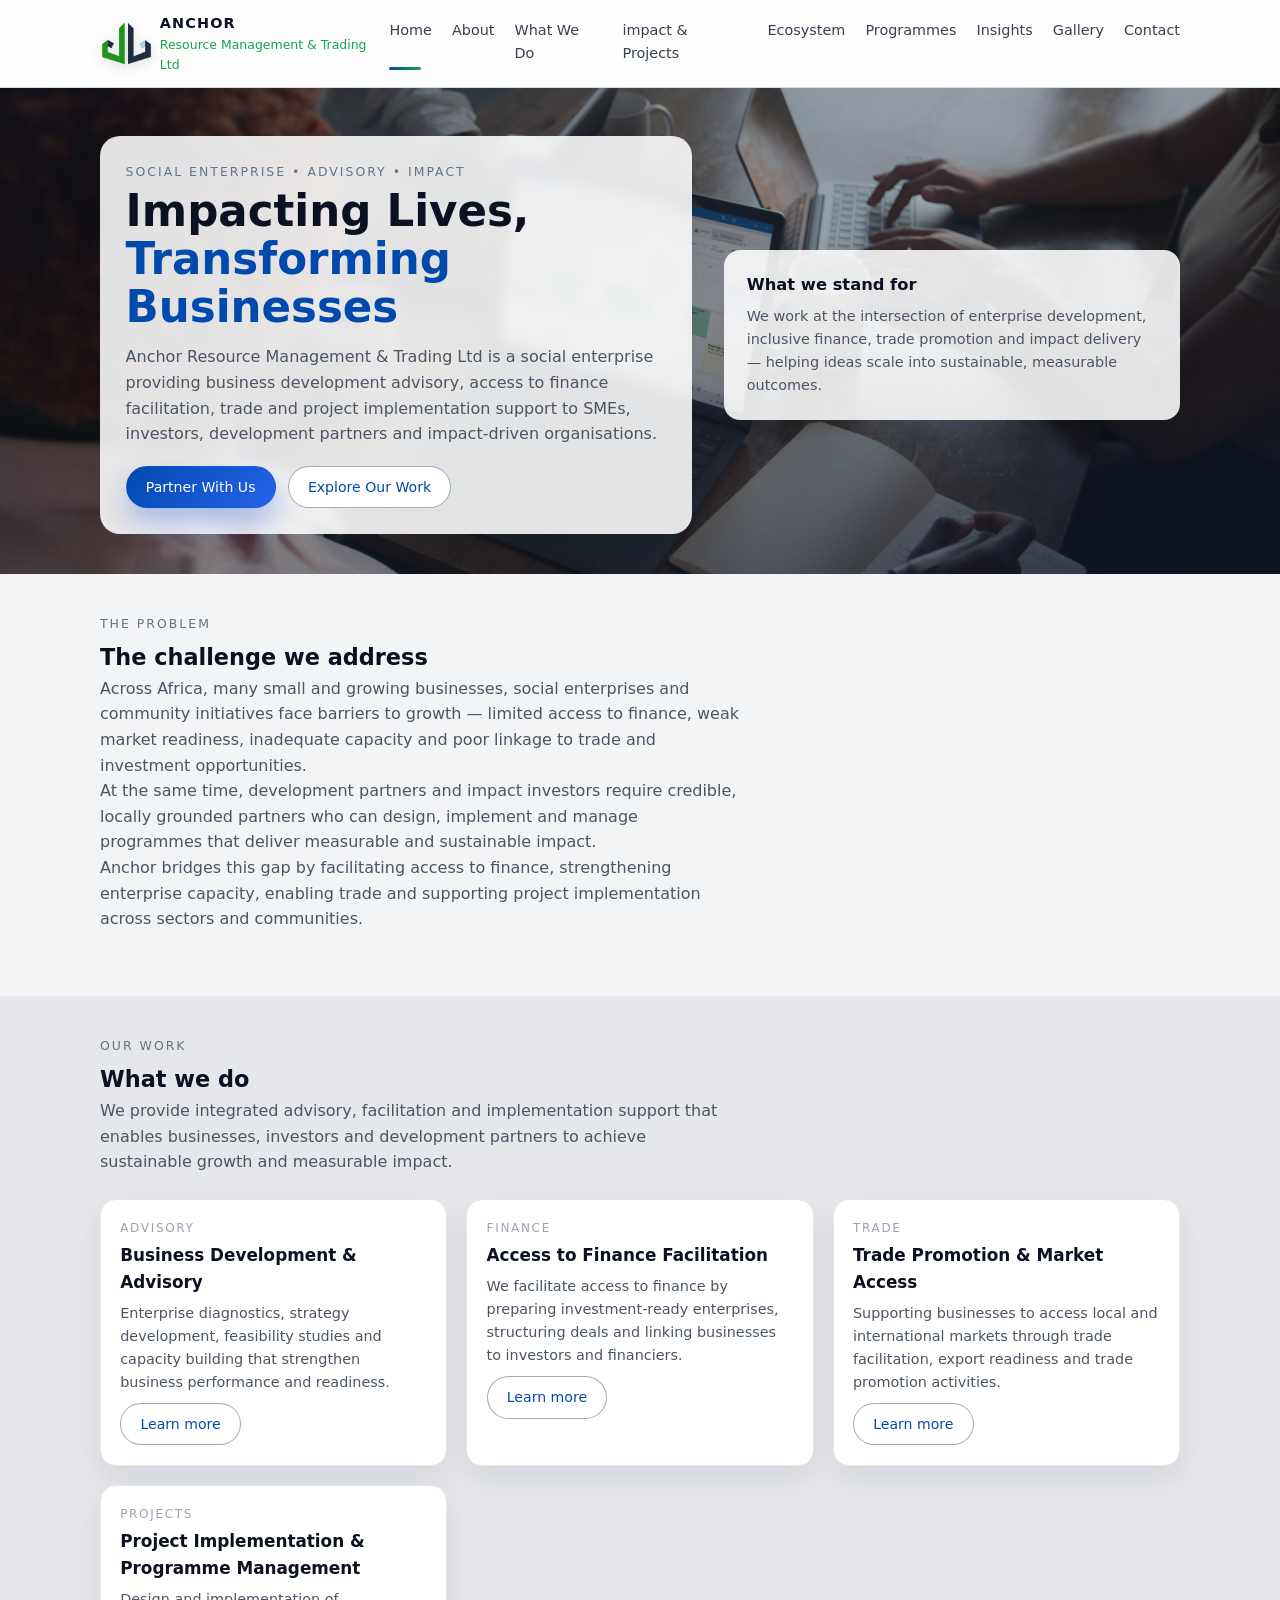
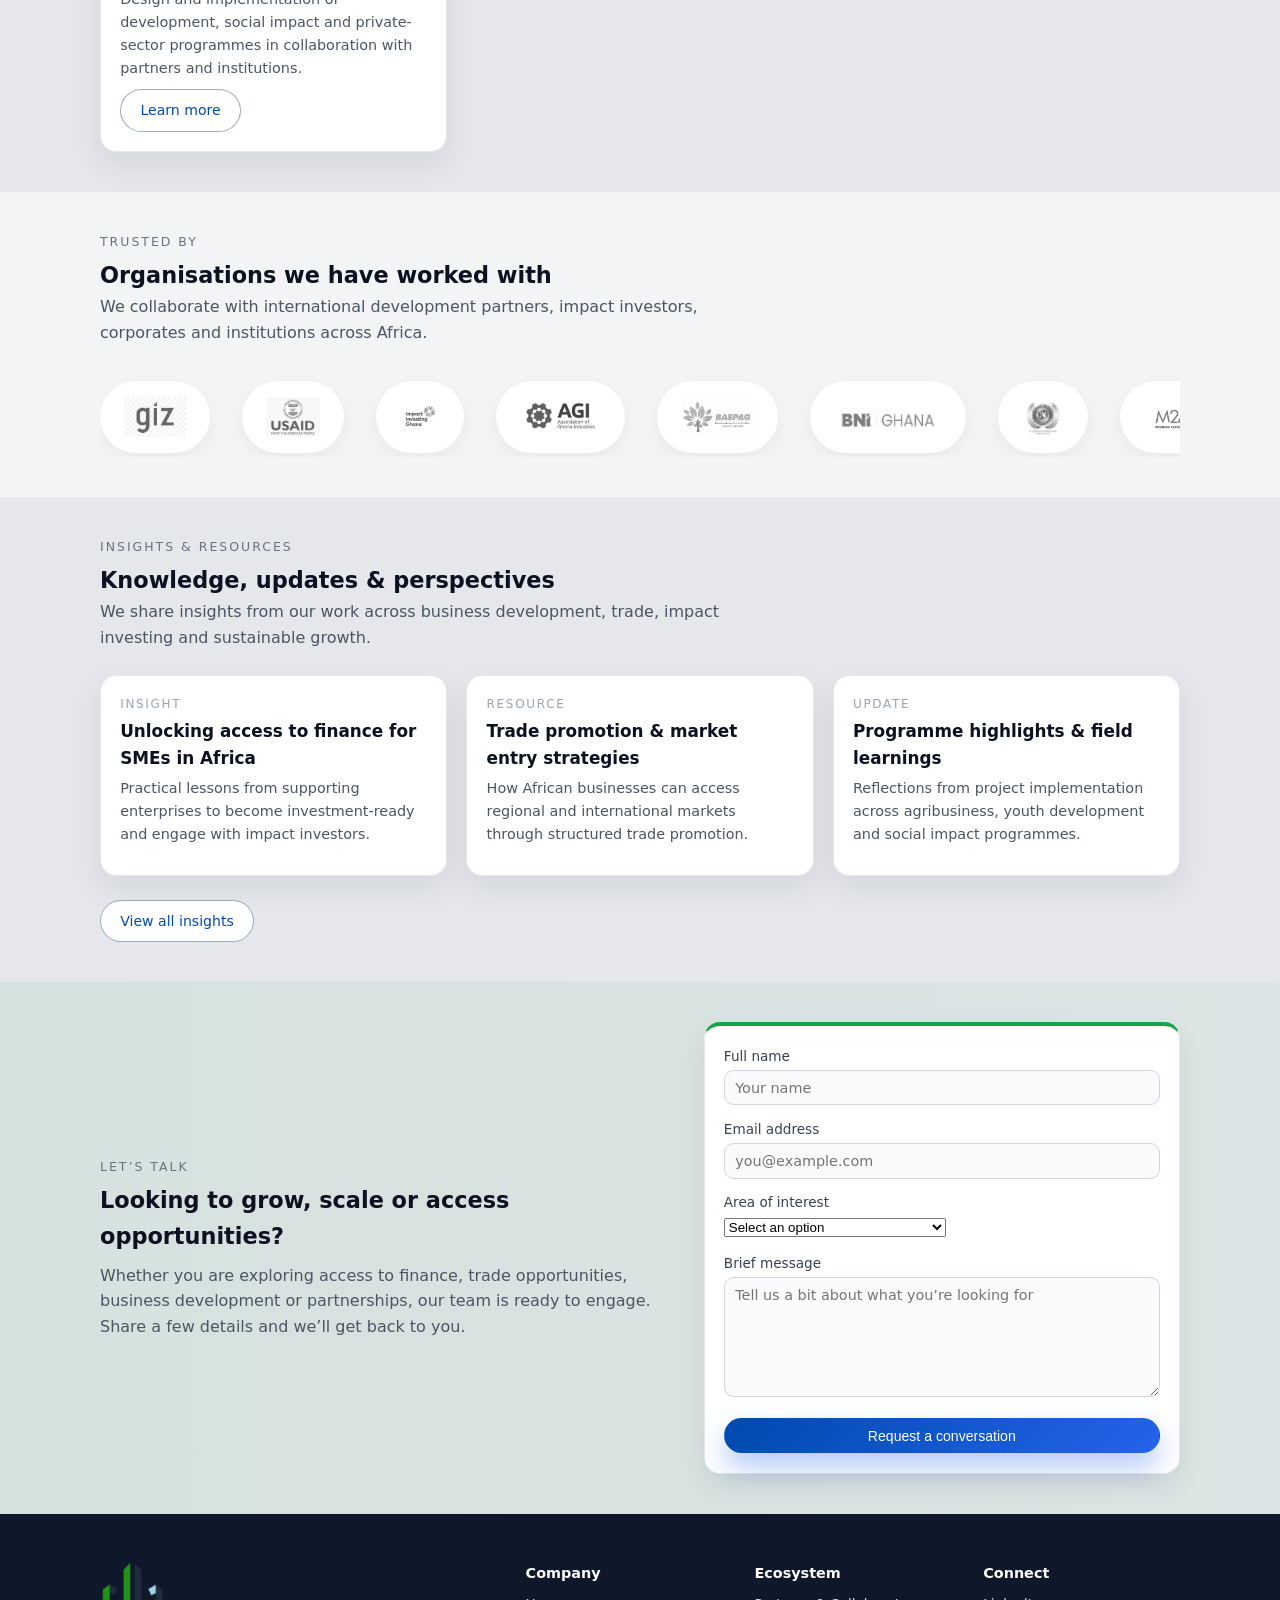
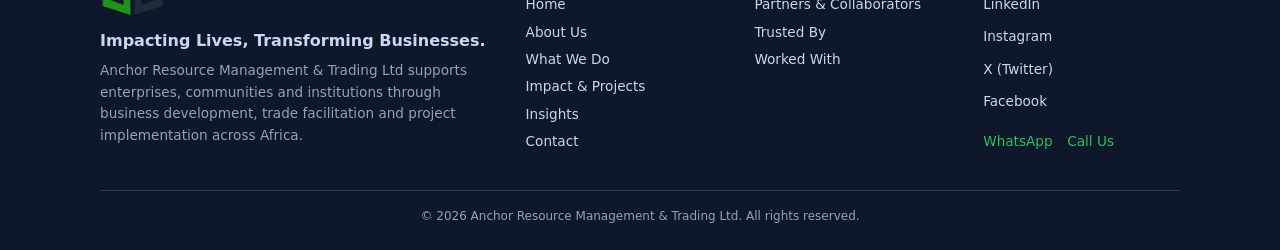
<file: index.html>
<!DOCTYPE html>
<html lang="en">
<head>
  <meta charset="UTF-8" />
  <title>Anchor Resource Management & Trading Ltd | Home</title>
  <meta name="viewport" content="width=device-width, initial-scale=1" />
  <link rel="icon" type="image/png" href="images/favicon.ico">
  <link rel="icon" type="image/png" sizes="192x192" href="images/android-chrome-192x192.png">
  <link rel="icon" type="image/png" sizes="512x512" href="images/android-chrome-512x512.png">
  <link rel="apple-touch-icon" sizes="180x180" href="images/apple-touch-icon.png">
  <link rel="icon" type="image/png" sizes="32x32" href="images/favicon-32x32.png">
  <link rel="icon" type="image/png" sizes="16x16" href="images/favicon-16x16.png">
  <link rel="stylesheet" href="style.css" />
</head>
<body>
  <!-- Header -->
  <header class="site-header">
  <div class="container">
    <div class="navbar">
      <div class="brand">
        <div class="brand-logo">
  <img src="images/brand-logo.png" alt="Anchor Logo" />
    </div>
        <div class="brand-text">
          <span>ANCHOR</span>
          <span>Resource Management & Trading Ltd</span>
        </div>
      </div>

      <!-- Mobile toggle button -->
      <button class="nav-toggle" aria-label="Toggle navigation">
        <span></span>
      </button>

      <!-- Nav links -->
      <nav class="nav-links">
        <a href="index.html" class="active">Home</a>
        <a href="about.html">About</a>
        <a href="what-we-do.html">What We Do</a>
        <a href="projects.html">impact & Projects</a>
        <a href="ecosystem.html">Ecosystem</a>
        <a href="programmes.html">Programmes</a>
        <a href="insights.html">Insights</a>
        <a href="gallery.html">Gallery</a>
        <a href="contact.html">Contact</a>
      </nav>
    </div>
  </div>
</header>

  <!-- Hero -->
  <main>
   <section class="hero">
  <div class="container">
    <div class="hero-grid">

      <!-- Left: Text -->
      <div class="hero-inner">
        <div class="hero-kicker">Social Enterprise • Advisory • Impact</div>

        <h1 class="hero-title">
          Impacting Lives,<br />
          <span>Transforming Businesses</span>
        </h1>

        <p class="hero-body">
          Anchor Resource Management &amp; Trading Ltd is a social enterprise
          providing business development advisory, access to finance facilitation,
          trade and project implementation support to SMEs, investors, development
          partners and impact-driven organisations.
        </p>

        <div class="hero-actions">
          <a href="contact.html" class="btn btn-primary">Partner With Us</a>
          <a href="projects.html" class="btn btn-outline">Explore Our Work</a>
        </div>
      </div>

      <!-- Right: Supporting Card -->
      <div class="hero-side">
        <div class="hero-card">
          <div class="hero-card-title">What we stand for</div>
          <p class="hero-card-body">
            We work at the intersection of enterprise development, inclusive finance,
            trade promotion and impact delivery — helping ideas scale into sustainable,
            measurable outcomes.
          </p>
        </div>
      </div>

    </div>
  </div>
</section>


    <!-- The challenge we address -->
    <section class="section bg-light">
      <div class="container">
        <div class="section-header">
          <div class="section-kicker">The problem</div>
          <h2 class="section-title">The challenge we address</h2>
          <p class="section-text">
           Across Africa, many small and growing businesses, social enterprises and
           community initiatives face barriers to growth — limited access to finance,
           weak market readiness, inadequate capacity and poor linkage to trade and
           investment opportunities.
          </p>
          <p class="section-text">
           At the same time, development partners and impact investors require credible,
           locally grounded partners who can design, implement and manage programmes
           that deliver measurable and sustainable impact.
          </p>
          <p class="section-text">
           Anchor bridges this gap by facilitating access to finance, strengthening
           enterprise capacity, enabling trade and supporting project implementation
           across sectors and communities.
          </p>
        </div>
      </div>
    </section>


    <!-- Four key areas -->
    <section class="section">
      <div class="container">
       <div class="section-header">
       <div class="section-kicker">Our work</div>
       <h2 class="section-title">What we do</h2>
        <p class="section-text">
         We provide integrated advisory, facilitation and implementation support
         that enables businesses, investors and development partners to achieve
         sustainable growth and measurable impact.
        </p>
      </div>

      <div class="cards-grid-3">
        <!-- Business Development -->
       <div class="card">
        <div class="card-tag">Advisory</div>
        <h3 class="card-title">Business Development & Advisory</h3>
        <p class="card-text">
          Enterprise diagnostics, strategy development, feasibility studies and
          capacity building that strengthen business performance and readiness.
        </p>
        <a href="what-we-do.html#business-development" class="btn btn-outline">
          Learn more
        </a>
      </div>

      <!-- Access to Finance -->
      <div class="card">
        <div class="card-tag">Finance</div>
        <h3 class="card-title">Access to Finance Facilitation</h3>
        <p class="card-text">
          We facilitate access to finance by preparing investment-ready enterprises,
          structuring deals and linking businesses to investors and financiers.
        </p>
        <a href="what-we-do.html#access-to-finance" class="btn btn-outline">
          Learn more
        </a>
      </div>

      <!-- Trade Promotion -->
      <div class="card">
        <div class="card-tag">Trade</div>
        <h3 class="card-title">Trade Promotion & Market Access</h3>
        <p class="card-text">
          Supporting businesses to access local and international markets through
          trade facilitation, export readiness and trade promotion activities.
        </p>
        <a href="what-we-do.html#trade-promotion" class="btn btn-outline">
          Learn more
        </a>
      </div>

      <!-- Project Implementation -->
      <div class="card">
        <div class="card-tag">Projects</div>
         <h3 class="card-title">Project Implementation & Programme Management</h3>
          <p class="card-text">
           Design and implementation of development, social impact and private-sector
           programmes in collaboration with partners and institutions.
          </p>
          <a href="what-we-do.html#project-implementation" class="btn btn-outline">
           Learn more
          </a>
        </div>
        </div>
      </div>
    </section>

    <section class="section bg-light">
      <div class="container">
          <div class="section-header">
           <div class="section-kicker">Trusted by</div>
            <h2 class="section-title">Organisations we have worked with</h2>
            <p class="section-text">
             We collaborate with international development partners, impact investors,
             corporates and institutions across Africa.
            </p>
          </div>

       <div class="partners-strip">
         <div class="partners-track">
          <!-- Logos (duplicate set for seamless loop) -->

          <div class="partner-logo">
           <img src="images/partners/giz.png" alt="GIZ logo">
          </div>

          <div class="partner-logo">
           <img src="images/partners/usaid.png" alt="USAID logo">
          </div>

          <div class="partner-logo">
            <img src="images/partners/ivg.png" alt="Impact Investing Ghana logo">
          </div>

          <div class="partner-logo">
            <img src="images/partners/agi.png" alt="AGI logo">
          </div>

          <div class="partner-logo">
            <img src="images/partners/baspag.png" alt="baspag logo">
          </div>

          <div class="partner-logo">
           <img src="images/partners/bni-ghana.png" alt="bni-ghana">
          </div>

          <div class="partner-logo">
            <img src="images/partners/cag.png" alt="cag logo">
          </div>

          <div class="partner-logo">
            <img src="images/partners/m2a.png" alt="m2a logo">
          </div>

          <div class="partner-logo">
            <img src="images/partners/spain-ghana-chambers.png" alt="spain-ghana-chambers logo">
          </div>

          <div class="partner-logo">
            <img src="images/partners/tradeline.png" alt="tradeline logo">
          </div>

          <!-- DUPLICATE START (for infinite scroll) -->
          <div class="partner-logo">
            <img src="images/partners/giz.png" alt="GIZ logo">
          </div>

          <div class="partner-logo">
            <img src="images/partners/usaid.png" alt="USAID logo">
          </div>

          <div class="partner-logo">
            <img src="images/partners/ivg.png" alt="Impact Investing Ghana logo">
          </div>

          <!--<div class="partner-logo">
           <img src="images/partners/glowup.png" alt="GlowUp logo">
          </div> -->

          <!-- <div class="partner-logo">
            <img src="images/partners/other-partner.png" alt="Partner logo">
          </div> -->
          
          <!-- DUPLICATE END -->
         </div>
        </div>
      </div>
    </section>

    <section class="section">
      <div class="container">
    <div class="section-header">
      <div class="section-kicker">Insights & Resources</div>
      <h2 class="section-title">Knowledge, updates & perspectives</h2>
      <p class="section-text">
        We share insights from our work across business development, trade,
        impact investing and sustainable growth.
      </p>
    </div>

    <div class="cards-grid-3">
      <!-- Insight 1 -->
      <article class="card">
        <div class="card-tag">Insight</div>
        <h3 class="card-title">
          <a href="insights.html">Unlocking access to finance for SMEs in Africa</a>
        </h3>
        <p class="card-text">
          Practical lessons from supporting enterprises to become investment-ready
          and engage with impact investors.
        </p>
      </article>

      <!-- Insight 2 -->
      <article class="card">
        <div class="card-tag">Resource</div>
        <h3 class="card-title">
          <a href="insights.html">Trade promotion & market entry strategies</a>
        </h3>
        <p class="card-text">
          How African businesses can access regional and international markets
          through structured trade promotion.
        </p>
      </article>

      <!-- Insight 3 -->
      <article class="card">
        <div class="card-tag">Update</div>
        <h3 class="card-title">
          <a href="insights.html">Programme highlights & field learnings</a>
        </h3>
        <p class="card-text">
          Reflections from project implementation across agribusiness,
          youth development and social impact programmes.
        </p>
      </article>
    </div>

    <div style="margin-top:1.5rem;">
      <a href="insights.html" class="btn btn-outline">View all insights</a>
    </div>
   </div>
   </section>

   <!-- CTA --> <!-- Form Section -->
   <section class="section cta-form-section">
  <div class="container">
    <div class="cta-grid">

      <!-- Left content -->
      <div class="cta-text">
        <div class="section-kicker">Let’s Talk</div>
        <h2 class="section-title">
          Looking to grow, scale or access opportunities?
        </h2>
        <p class="section-text">
          Whether you are exploring access to finance, trade opportunities,
          business development or partnerships, our team is ready to engage.
        </p>
        <p class="section-text">
          Share a few details and we’ll get back to you.
        </p>
      </div>

      <!-- Form -->
      <div class="cta-form card">
        <form>
          <div>
            <label for="name">Full name</label>
            <input type="text" id="name" placeholder="Your name" required>
          </div>

          <div>
            <label for="email">Email address</label>
            <input type="email" id="email" placeholder="you@example.com" required>
          </div>

          <div>
            <label for="interest">Area of interest</label>
            <select id="interest" required>
              <option value="">Select an option</option>
              <option>Business development</option>
              <option>Access to finance facilitation</option>
              <option>Trade promotion & market access</option>
              <option>Project implementation</option>
              <option>Partnerships & collaborations</option>
            </select>
          </div>

          <div>
            <label for="message">Brief message</label>
            <textarea id="message" placeholder="Tell us a bit about what you’re looking for"></textarea>
          </div>

          <button type="submit" class="btn btn-primary">
            Request a conversation
          </button>
        </form>
      </div>

    </div>
  </div>
 </section>

  </main>

  <div id="footer-placeholder"></div>

  <script src="main.js"></script>
</body>
</html>
</file>
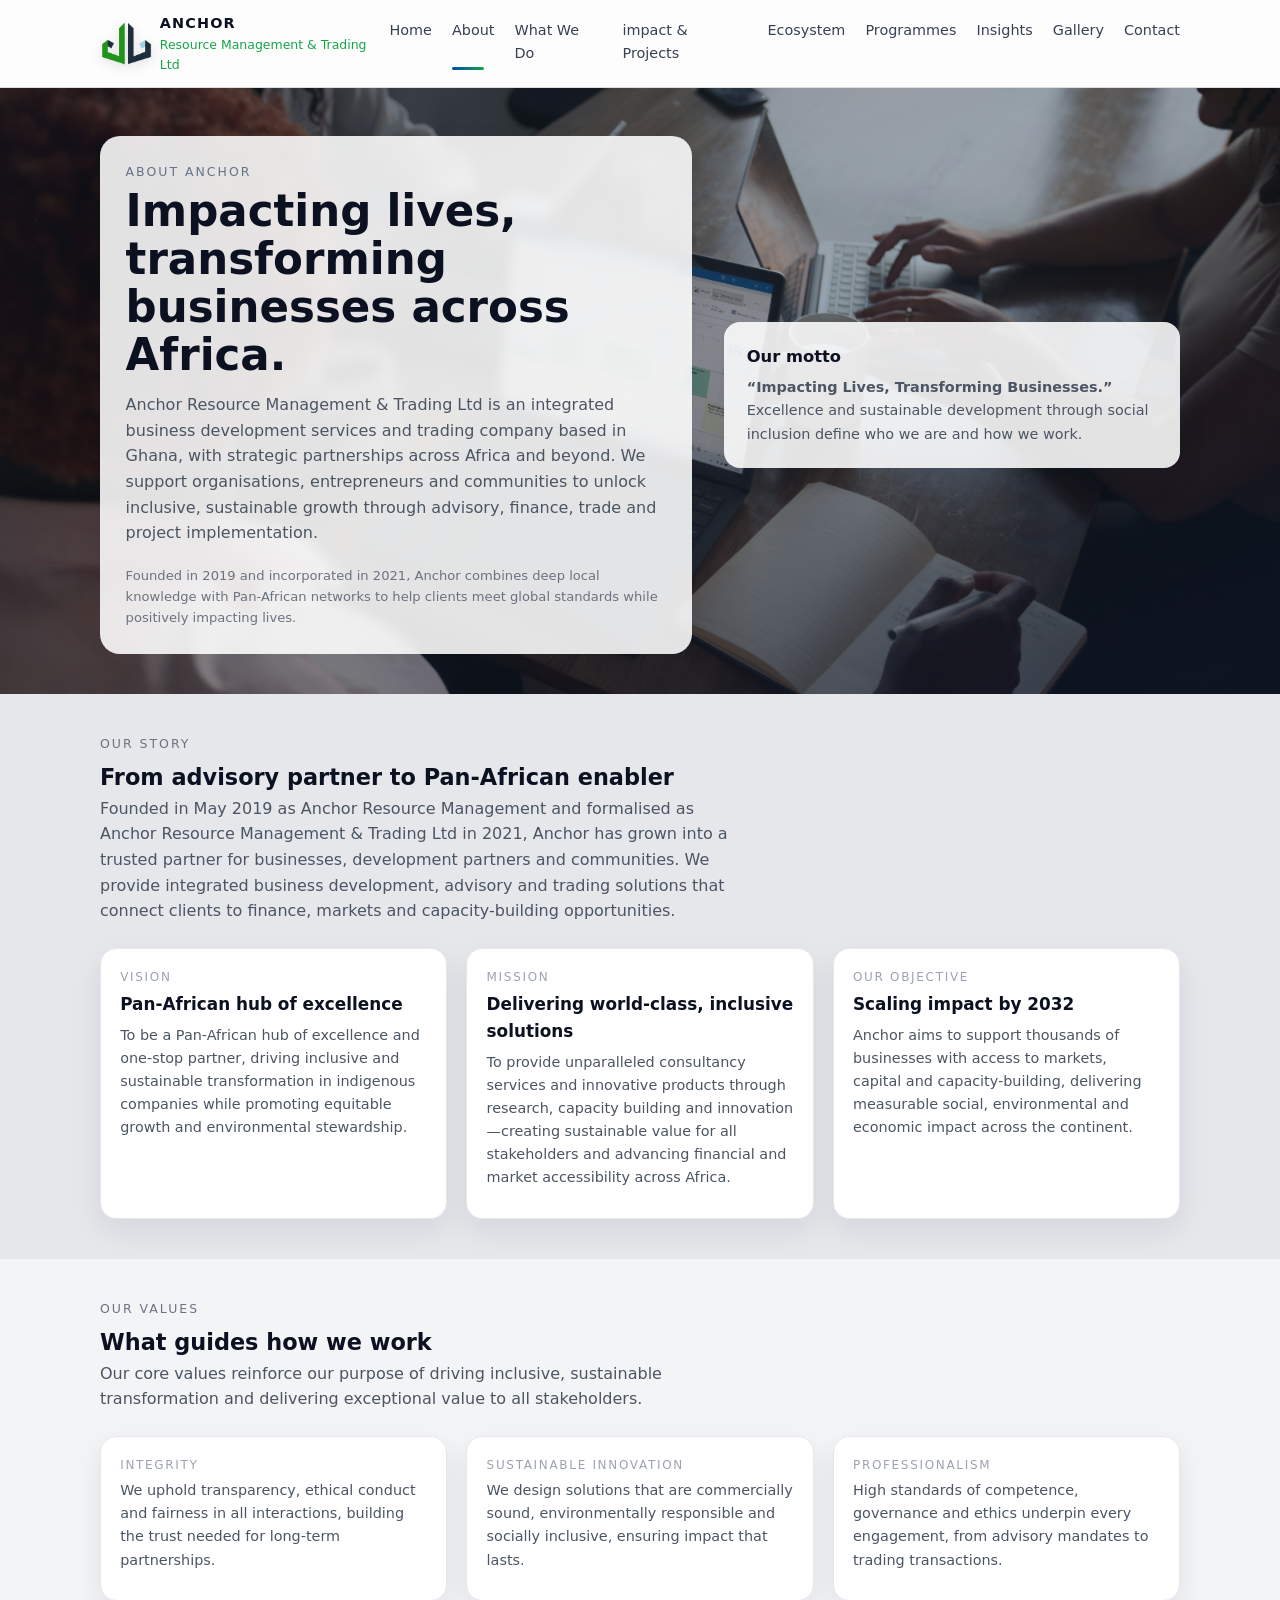
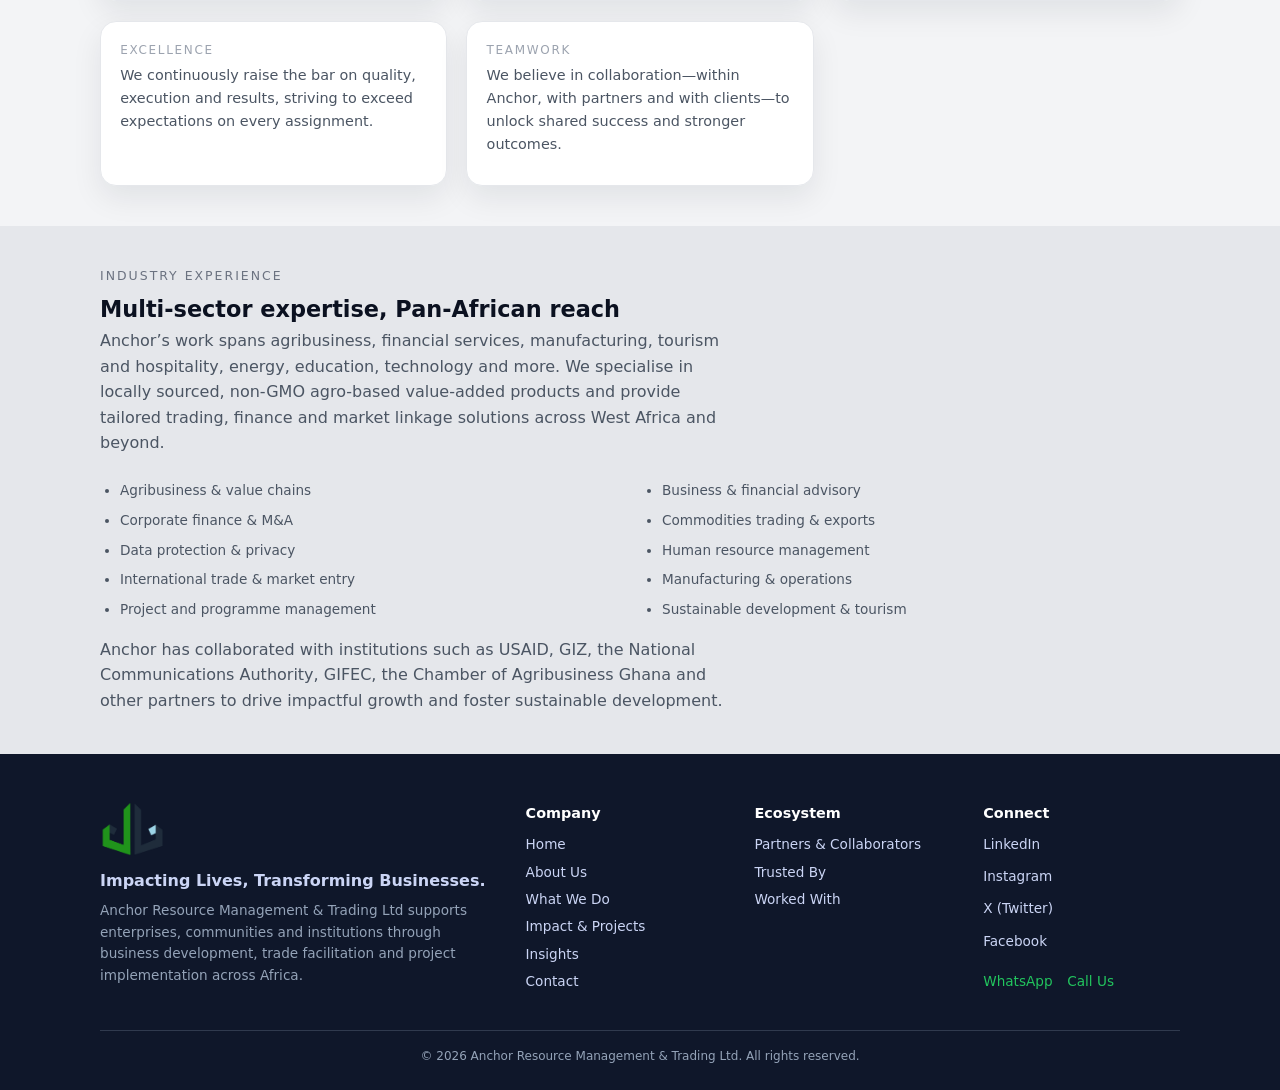
<file: about.html>
<!DOCTYPE html>
<html lang="en">
<head>
  <meta charset="UTF-8" />
  <title>About | Anchor Resource Management & Trading Ltd</title>
  <meta name="viewport" content="width=device-width, initial-scale=1" />
    <link rel="icon" type="image/png" href="images/favicon.ico">
  <link rel="icon" type="image/png" sizes="192x192" href="images/android-chrome-192x192.png">
  <link rel="icon" type="image/png" sizes="512x512" href="images/android-chrome-512x512.png">
  <link rel="apple-touch-icon" sizes="180x180" href="images/apple-touch-icon.png">
  <link rel="icon" type="image/png" sizes="32x32" href="images/favicon-32x32.png">
  <link rel="icon" type="image/png" sizes="16x16" href="images/favicon-16x16.png">
  <link rel="stylesheet" href="style.css" />
</head>
<body>
  <!-- Header -->
  <header class="site-header">
    <div class="container">
      <div class="navbar">
        <div class="brand">
          <div class="brand-logo">
            <img src="images/brand-logo.png" alt="Anchor Logo" />
          </div>
          <div class="brand-text">
            <span>ANCHOR</span>
            <span>Resource Management &amp; Trading Ltd</span>
          </div>
        </div>

        <button class="nav-toggle" aria-label="Toggle navigation">
          <span></span>
        </button>

        <nav class="nav-links">
          <a href="index.html">Home</a>
          <a href="about.html" class="active">About</a>
          <a href="what-we-do.html">What We Do</a>
          <a href="projects.html">impact & Projects</a>
          <a href="ecosystem.html">Ecosystem</a>
          <a href="programmes.html">Programmes</a>
          <a href="insights.html">Insights</a>
          <a href="gallery.html">Gallery</a>
          <a href="contact.html">Contact</a>
        </nav>
      </div>
    </div>
  </header>

  <main>
    <!-- Hero -->
    <section class="hero">
      <div class="container">
        <div class="hero-grid">
          <div class="hero-inner">
            <div class="hero-kicker">About Anchor</div>
            <h1 class="hero-title">
              Impacting lives,<br />
              transforming businesses across Africa.
            </h1>
            <p class="hero-body">
              Anchor Resource Management &amp; Trading Ltd is an integrated
              business development services and trading company based in Ghana,
              with strategic partnerships across Africa and beyond. We support
              organisations, entrepreneurs and communities to unlock inclusive,
              sustainable growth through advisory, finance, trade and project
              implementation.
            </p>
            <p class="hero-note">
              Founded in 2019 and incorporated in 2021, Anchor combines deep
              local knowledge with Pan-African networks to help clients meet
              global standards while positively impacting lives.
            </p>
          </div>

          <div class="hero-side">
            <div class="hero-card">
              <div class="hero-card-title">Our motto</div>
              <p class="hero-card-body">
                <strong>“Impacting Lives, Transforming Businesses.”</strong>
              </p>
              <p class="hero-card-body">
                Excellence and sustainable development through social inclusion
                define who we are and how we work.
              </p>
            </div>
          </div>
        </div>
      </div>
    </section>

    <!-- Our story -->
    <section class="section">
      <div class="container">
        <div class="section-header">
          <div class="section-kicker">Our story</div>
          <h2 class="section-title">From advisory partner to Pan-African enabler</h2>
          <p class="section-text">
            Founded in May 2019 as Anchor Resource Management and formalised as
            Anchor Resource Management &amp; Trading Ltd in 2021, Anchor has
            grown into a trusted partner for businesses, development partners and
            communities. We provide integrated business development, advisory and
            trading solutions that connect clients to finance, markets and
            capacity-building opportunities.
          </p>
        </div>

        <div class="cards-grid-3">
          <article class="card">
            <div class="card-tag">Vision</div>
            <h3 class="card-title">Pan-African hub of excellence</h3>
            <p class="card-text">
              To be a Pan-African hub of excellence and one-stop partner, driving
              inclusive and sustainable transformation in indigenous companies
              while promoting equitable growth and environmental stewardship.
            </p>
          </article>

          <article class="card">
            <div class="card-tag">Mission</div>
            <h3 class="card-title">Delivering world-class, inclusive solutions</h3>
            <p class="card-text">
              To provide unparalleled consultancy services and innovative products
              through research, capacity building and innovation—creating
              sustainable value for all stakeholders and advancing financial and
              market accessibility across Africa.
            </p>
          </article>

          <article class="card">
            <div class="card-tag">Our objective</div>
            <h3 class="card-title">Scaling impact by 2032</h3>
            <p class="card-text">
              Anchor aims to support thousands of businesses with access to
              markets, capital and capacity-building, delivering measurable
              social, environmental and economic impact across the continent.
            </p>
          </article>
        </div>
      </div>
    </section>

    <!-- Core values -->
    <section class="section bg-light">
      <div class="container">
        <div class="section-header">
          <div class="section-kicker">Our values</div>
          <h2 class="section-title">What guides how we work</h2>
          <p class="section-text">
            Our core values reinforce our purpose of driving inclusive,
            sustainable transformation and delivering exceptional value to all
            stakeholders.
          </p>
        </div>

        <div class="cards-grid-3">
          <article class="card">
            <div class="card-tag">Integrity</div>
            <p class="card-text">
              We uphold transparency, ethical conduct and fairness in all
              interactions, building the trust needed for long-term partnerships.
            </p>
          </article>

          <article class="card">
            <div class="card-tag">Sustainable innovation</div>
            <p class="card-text">
              We design solutions that are commercially sound, environmentally
              responsible and socially inclusive, ensuring impact that lasts.
            </p>
          </article>

          <article class="card">
            <div class="card-tag">Professionalism</div>
            <p class="card-text">
              High standards of competence, governance and ethics underpin every
              engagement, from advisory mandates to trading transactions.
            </p>
          </article>

          <article class="card">
            <div class="card-tag">Excellence</div>
            <p class="card-text">
              We continuously raise the bar on quality, execution and results,
              striving to exceed expectations on every assignment.
            </p>
          </article>

          <article class="card">
            <div class="card-tag">Teamwork</div>
            <p class="card-text">
              We believe in collaboration—within Anchor, with partners and with
              clients—to unlock shared success and stronger outcomes.
            </p>
          </article>
        </div>
      </div>
    </section>

    <!-- Industry experience -->
    <section class="section">
      <div class="container">
        <div class="section-header">
          <div class="section-kicker">Industry experience</div>
          <h2 class="section-title">Multi-sector expertise, Pan-African reach</h2>
          <p class="section-text">
            Anchor’s work spans agribusiness, financial services, manufacturing,
            tourism and hospitality, energy, education, technology and more. We
            specialise in locally sourced, non-GMO agro-based value-added
            products and provide tailored trading, finance and market linkage
            solutions across West Africa and beyond.
          </p>
        </div>

        <ul class="list-cols">
          <li>Agribusiness &amp; value chains</li>
          <li>Business &amp; financial advisory</li>
          <li>Corporate finance &amp; M&amp;A</li>
          <li>Commodities trading &amp; exports</li>
          <li>Data protection &amp; privacy</li>
          <li>Human resource management</li>
          <li>International trade &amp; market entry</li>
          <li>Manufacturing &amp; operations</li>
          <li>Project and programme management</li>
          <li>Sustainable development &amp; tourism</li>
        </ul>

        <p class="section-text" style="margin-top:1rem;">
          Anchor has collaborated with institutions such as USAID, GIZ, the
          National Communications Authority, GIFEC, the Chamber of Agribusiness
          Ghana and other partners to drive impactful growth and foster
          sustainable development.
        </p>
      </div>
    </section>

    <!-- Management team -->
    <!--<section class="section bg-light">
      <div class="container">
        <div class="section-header">
          <div class="section-kicker">Meet Our Team</div>
          <h2 class="section-title">Leadership & Experts</h2>
          <p class="section-text">
            Our team brings decades of combined experience across agribusiness, finance, HR, education, and social impact.
          </p>
        </div>

        <div class="cards-grid-3">
          <article class="card reveal">
            <div class="card-tag">Chief Servant</div>
            <div class="team-photo">
            <img src="images/team/thelma.png" alt="Thelma Naa Aku Maclean"></div>
            <h3 class="card-title">Thelma Naa Aku Maclean</h3>
            <p class="card-text">
              MSc Money, Banking &amp; Finance (University of Birmingham, UK)
              with over 20 years’ experience in agribusiness, financial
              advisory, compliance, entrepreneurship and project management.
              Thelma has led high-impact initiatives focused on financial
              inclusion, gender and sustainable development.
            </p>
          </article>

          <article class="card reveal">
            <div class="card-tag">Technical partner</div>
            <div class="team-photo">
            <img src="images/team/albert.png" alt="Dr Albert Kofi Kuranchie"></div>
            <h3 class="card-title">Dr Albert Kofi Kuranchie</h3>
            <p class="card-text">
              Agribusiness and social enterprise specialist with over 15 years’
              experience in agribusiness development, farmer capacity building
              and community-driven economic empowerment. He is the founder of
              Social Agriculture Ghana and Centric Consult.
            </p>
          </article>

          <article class="card reveal">
            <div class="card-tag">HR management expert</div>
            <div class="team-photo">
            <img src="images/team/karen.png" alt="Karen Martey"></div>
            <h3 class="card-title">Karen Martey</h3>
            <p class="card-text">
              Executive MBA in Human Resource Management and extensive
              experience in senior HR roles. Karen brings strong capability in
              HR policy design, performance management, capacity building and
              organisational development.
            </p>
          </article>

          <article class="card reveal">
            <div class="card-tag">Administration expert</div>
            <div class="team-photo">
            <img src="images/team/esther.png" alt="Esther Anekera Kudjem"></div>
            <h3 class="card-title">Esther Anekera Kudjem</h3>
            <p class="card-text">
              Experienced administrator and events coordinator with a background
              in business administration and marketing. Esther has led complex
              events and programmes in agribusiness, media and youth
              development, and is an alumna of YALI West Africa, YAF and other
              leadership initiatives.
            </p>
          </article>
        </div>  
      </div>
        -->
    </section>
  </main>

  <div id="footer-placeholder"></div>

  <script src="main.js"></script>
</body>
</html>
</file>
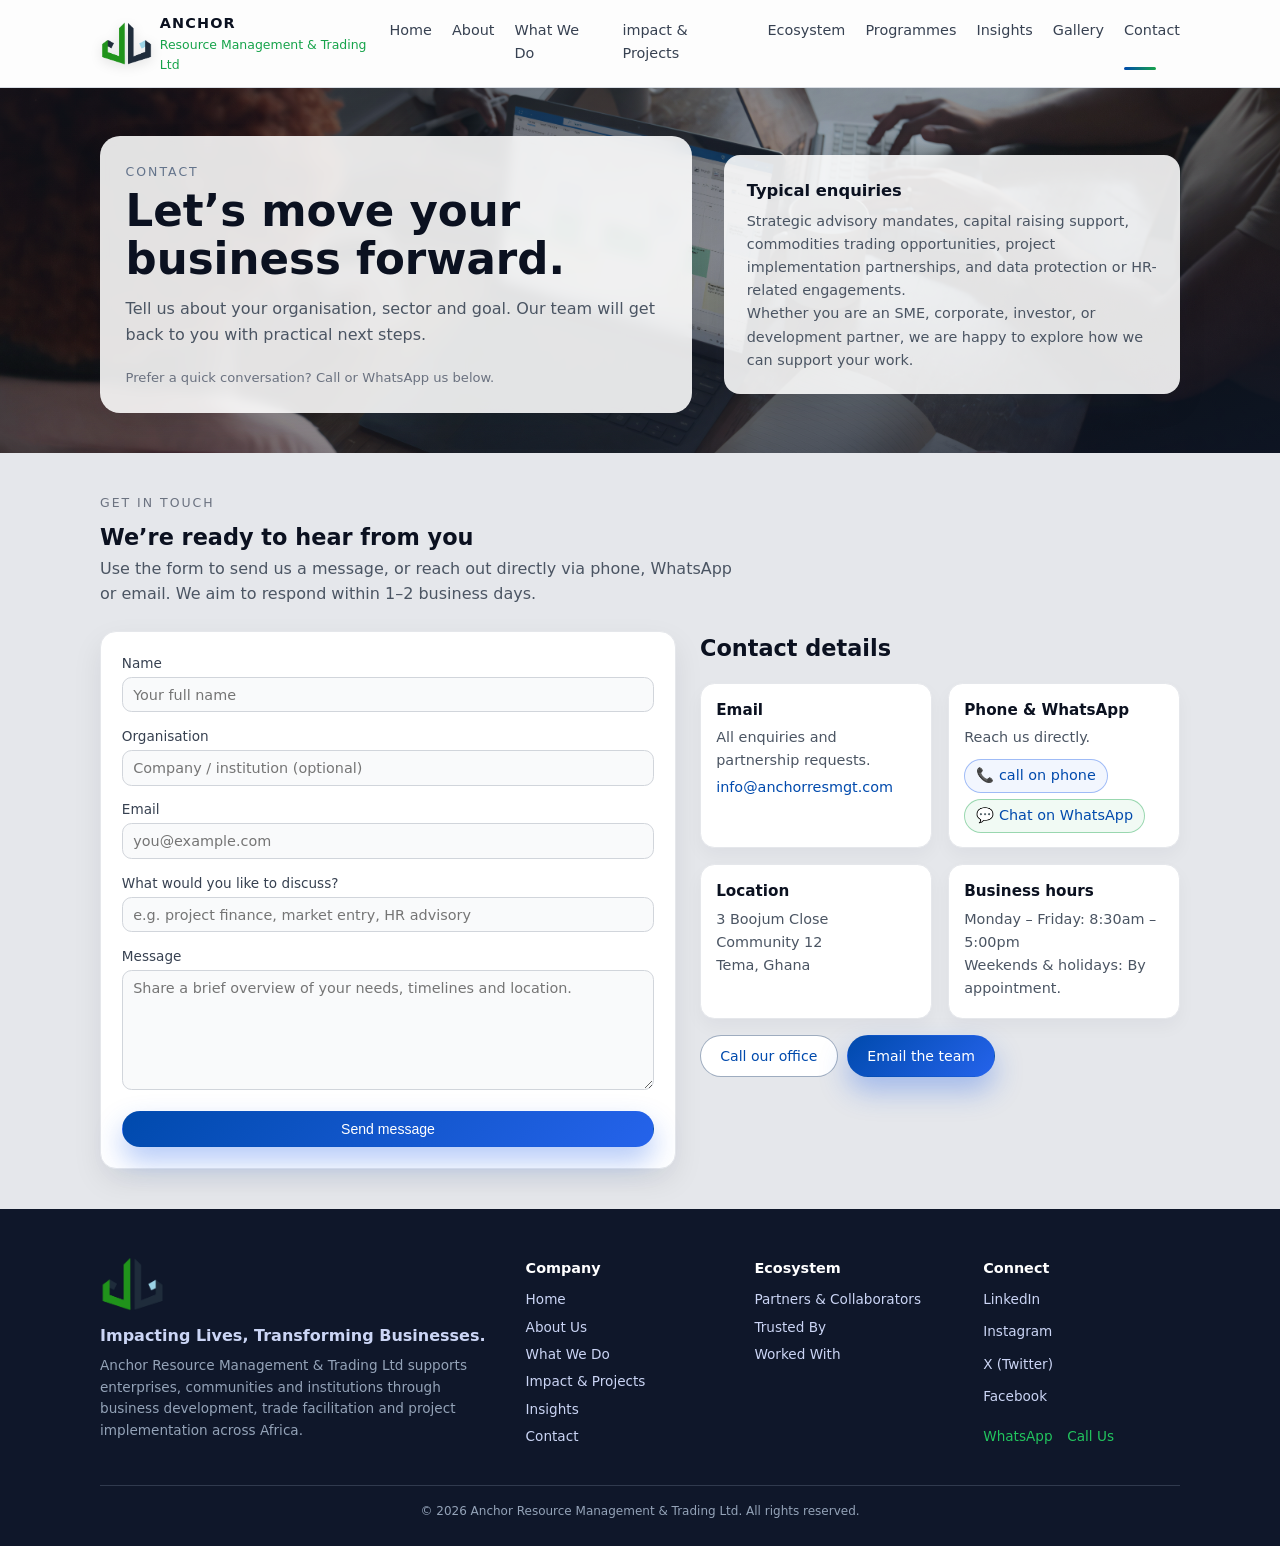
<file: contact.html>
<!DOCTYPE html>
<html lang="en">
<head>
  <meta charset="UTF-8" />
  <title>Contact | Anchor Resource Management & Trading Ltd</title>
  <meta name="viewport" content="width=device-width, initial-scale=1" />
    <link rel="icon" type="image/png" href="images/favicon.ico">
  <link rel="icon" type="image/png" sizes="192x192" href="images/android-chrome-192x192.png">
  <link rel="icon" type="image/png" sizes="512x512" href="images/android-chrome-512x512.png">
  <link rel="apple-touch-icon" sizes="180x180" href="images/apple-touch-icon.png">
  <link rel="icon" type="image/png" sizes="32x32" href="images/favicon-32x32.png">
  <link rel="icon" type="image/png" sizes="16x16" href="images/favicon-16x16.png">
  <link rel="stylesheet" href="style.css" />
</head>
<body>
  <!-- Header -->
  <header class="site-header">
    <div class="container">
      <div class="navbar">
        <div class="brand">
          <div class="brand-logo">
            <img src="images/brand-logo.png" alt="Anchor Logo" />
          </div>
          <div class="brand-text">
            <span>ANCHOR</span>
            <span>Resource Management &amp; Trading Ltd</span>
          </div>
        </div>

        <!-- Mobile toggle button -->
        <button class="nav-toggle" aria-label="Toggle navigation">
          <span></span>
        </button>

        <!-- Nav links -->
        <nav class="nav-links">
         <a href="index.html">Home</a>
         <a href="about.html">About</a>
         <a href="what-we-do.html">What We Do</a>
         <a href="projects.html">impact & Projects</a>
         <a href="ecosystem.html">Ecosystem</a>
         <a href="programmes.html">Programmes</a>
         <a href="insights.html">Insights</a>
         <a href="gallery.html">Gallery</a>
         <a href="contact.html" class="active">Contact</a>
        </nav>
      </div>
    </div>
  </header>

  <main>
    <!-- Hero -->
    <section class="hero">
      <div class="container">
        <div class="hero-grid">
          <!-- Left: text inside white panel -->
          <div class="hero-inner">
            <div class="hero-kicker">Contact</div>
            <h1 class="hero-title">
              Let’s move your<br />
              business forward.
            </h1>
            <p class="hero-body">
              Tell us about your organisation, sector and goal.  
Our team will get back to you with practical next steps.
            </p>
            <p class="hero-note">
              Prefer a quick conversation? Call or WhatsApp us below.
            </p>
          </div>

          <!-- Right: hero side card -->
          <div class="hero-side">
            <div class="hero-card">
              <div class="hero-card-title">Typical enquiries</div>
              <p class="hero-card-body">
                Strategic advisory mandates, capital raising support, commodities
                trading opportunities, project implementation partnerships, and
                data protection or HR-related engagements.
              </p>
              <p class="hero-card-body">
                Whether you are an SME, corporate, investor, or development
                partner, we are happy to explore how we can support your work.
              </p>
            </div>
          </div>
        </div>
      </div>
    </section>

    <!-- Contact section -->
    <section class="section">
      <div class="container">
        <div class="section-header">
          <div class="section-kicker">Get in touch</div>
          <h2 class="section-title">We’re ready to hear from you</h2>
          <p class="section-text">
            Use the form to send us a message, or reach out directly via phone,
            WhatsApp or email. We aim to respond within 1–2 business days.
          </p>
        </div>

        <div class="contact-wrapper">
          <!-- Form -->
          <div class="form-card">
            <!-- For now this is a front-end only form -->
            <form>
              <div>
                <label for="name">Name</label>
                <input
                  id="name"
                  type="text"
                  placeholder="Your full name"
                  required
                />
              </div>
              <div>
                <label for="organisation">Organisation</label>
                <input
                  id="organisation"
                  type="text"
                  placeholder="Company / institution (optional)"
                />
              </div>
              <div>
                <label for="email">Email</label>
                <input
                  id="email"
                  type="email"
                  placeholder="you@example.com"
                  required
                />
              </div>
              <div>
                <label for="topic">What would you like to discuss?</label>
                <input
                  id="topic"
                  type="text"
                  placeholder="e.g. project finance, market entry, HR advisory"
                />
              </div>
              <div>
                <label for="message">Message</label>
                <textarea
                  id="message"
                  placeholder="Share a brief overview of your needs, timelines and location."
                ></textarea>
              </div>
              <button type="submit" class="btn btn-primary">
                Send message
              </button>
            </form>
            <!-- <p class="contact-form-note">
              This is a sample front-end form. To make it send emails, you can
              connect it to a service like Formspree, Getform, or a custom
              backend later.
            </p> -->
          </div>

          <!-- Contact info -->
          <div>
            <div class="section-header" style="margin-bottom: 1rem;">
              <h2 class="section-title">Contact details</h2>
            </div>

            <div class="contact-info-grid">
              <div class="contact-info-card">
                <h3>Email</h3>
                <p>All enquiries and partnership requests.</p>
                <a href="mailto:info@anchorresmgt.com">info@anchorresmgt.com</a>
              </div>

              <div class="contact-info-card">
                <h3>Phone &amp; WhatsApp</h3>
                <p>Reach us directly.</p>
                <a href="tel:+233247079969" class="contact-pill phone">
                  📞 call on phone
                </a>
                <a href="https://wa.me/233247079969?text=Hello%20Anchor%2C%20I%27d%20like%20to%20discuss%20a%20project."
                target="_blank" class="contact-pill WhatsApp">
                  💬 Chat on WhatsApp
                </a>
              </div>

              <div class="contact-info-card">
                <h3>Location</h3>
                <p>
                  3 Boojum Close<br />
                  Community 12<br />
                  Tema, Ghana
                </p>
              </div>

              <div id="success-popup" style="display:none" class="success-popup">
                  Message sent successfully — we’ll get back soon!
              </div>

              <div class="contact-info-card">
                <h3>Business hours</h3>
                <p>
                  Monday – Friday: 8:30am – 5:00pm<br />
                  Weekends &amp; holidays: By appointment.
                </p>
              </div>
            </div>

            <!-- Optional quick actions -->
            <div class="contact-quick-actions">
              <a href="tel:233247079969" class="btn btn-outline">
                Call our office
              </a>
              <a
                href="mailto:info@anchorresmgt.com"
                class="btn btn-primary"
              >
                Email the team
              </a>
            </div>
          </div>
        </div>
      </div>
    </section>
  </main>

  <!-- Footer will be loaded here -->
  <div id="footer-placeholder"></div>

  <script src="main.js"></script>
</body>
</html>
</file>
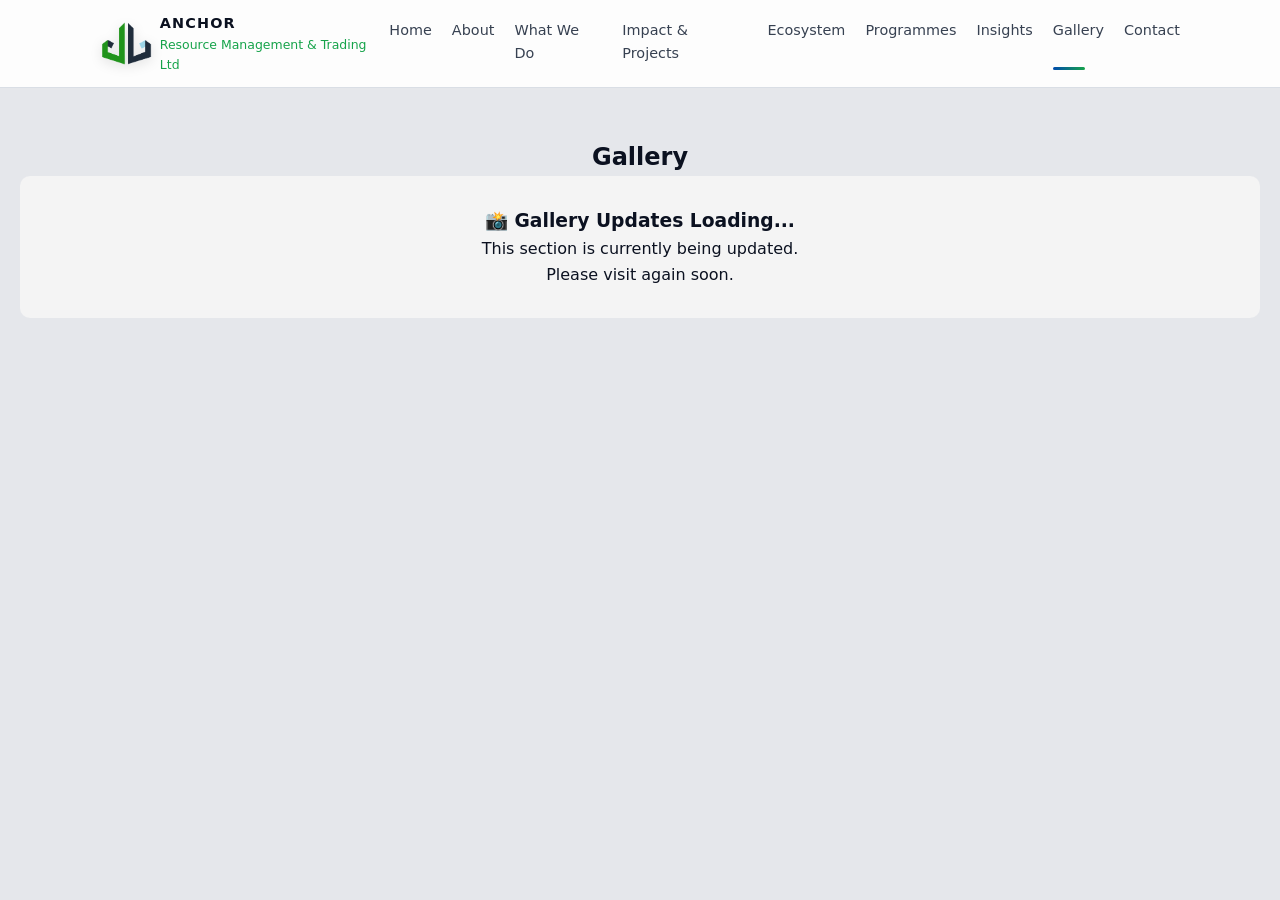
<file: gallery.html>
<!DOCTYPE html>
<html lang="en">
<head>
  <meta charset="UTF-8" />
  <title>Gallery | Anchor Resource Management & Trading Ltd</title>
  <meta name="viewport" content="width=device-width, initial-scale=1" />
  <link rel="icon" type="image/png" href="images/favicon.ico">
  <link rel="icon" type="image/png" sizes="192x192" href="images/android-chrome-192x192.png">
  <link rel="icon" type="image/png" sizes="512x512" href="images/android-chrome-512x512.png">
  <link rel="apple-touch-icon" sizes="180x180" href="images/apple-touch-icon.png">
  <link rel="icon" type="image/png" sizes="32x32" href="images/favicon-32x32.png">
  <link rel="icon" type="image/png" sizes="16x16" href="images/favicon-16x16.png">

  <!-- Favicons -->
  <link rel="icon" type="image/png" href="images/favicon-32x32.png">

  <!-- Styles -->
  <link rel="stylesheet" href="style.css" />
</head>

<body>

<!-- ================= HEADER ================= -->
<header class="site-header">
  <div class="container">
    <div class="navbar">
      <div class="brand">
        <div class="brand-logo">
          <img src="images/brand-logo.png" alt="Anchor Logo">
        </div>
        <div class="brand-text">
          <span>ANCHOR</span>
          <span>Resource Management & Trading Ltd</span>
        </div>
      </div>

      <button class="nav-toggle" aria-label="Toggle navigation">
        <span></span>
      </button>

      <nav class="nav-links">
        <a href="index.html">Home</a>
        <a href="about.html">About</a>
        <a href="what-we-do.html">What We Do</a>
        <a href="projects.html">Impact & Projects</a>
        <a href="ecosystem.html">Ecosystem</a>
        <a href="programmes.html">Programmes</a>
        <a href="insights.html">Insights</a>
        <a href="gallery.html" class="active">Gallery</a>
        <a href="contact.html">Contact</a>
      </nav>
    </div>
  </div>
</header>

<section class="gallery">
  <h2>Gallery</h2>
  <div class="coming-soon">
    <h3>📸 Gallery Updates Loading...</h3>
    <p>This section is currently being updated.</p>
    <p>Please visit again soon.</p>
  </div>
</section>

<style>
.gallery {
  text-align: center;
  padding: 50px 20px;
}

.coming-soon {
  background-color: #f4f4f4;
  padding: 30px;
  border-radius: 10px;
}
</style>

<!-- ================= MAIN ================= --
<main>

  <!-- PAGE INTRO --
    <section class="section">
      <div class="container">
        <div class="section-header">
          <div class="section-kicker">Gallery</div>
          <h1 class="section-title">Moments from the field</h1>
          <p class="section-text">
            A visual reflection of our programmes, partnerships,
            project implementation and community impact.
          </p>
        </div>
      </div>
    </section>

    <!-- GALLERY GRID --
    <section class="section bg-light">
      <div class="container">

        <div class="gallery-grid">

          <!-- IMAGE 1 --
          <figure class="gallery-item">
            <img src="images/gallery/img1.jpg" alt="Youth Bootcamp Session" onclick="openLightbox(this)">
            <figcaption>Youth Bootcamp Leadership Session</figcaption>
          </figure>

          <!-- IMAGE 2 --
          <figure class="gallery-item">
            <img src="images/gallery/img2.jpg" alt="Women in STEM Workshop" onclick="openLightbox(this)">
            <figcaption>Women & Girls in STEM Workshop</figcaption>
          </figure>

          <!-- IMAGE 3 --
          <figure class="gallery-item">
            <img src="images/gallery/img3.jpg" alt="Agribusiness Training" onclick="openLightbox(this)">
            <figcaption>Agribusiness Capacity Building Training</figcaption>
          </figure>

          <!-- IMAGE 4 --
          <figure class="gallery-item">
            <img src="images/gallery/img4.jpg" alt="Health Campaign" onclick="openLightbox(this)">
            <figcaption>NHIS & Community Health Outreach</figcaption>
          </figure>

          <!-- IMAGE 5 --
          <figure class="gallery-item">
            <img src="images/gallery/img5.jpg" alt="Trade Exhibition" onclick="openLightbox(this)">
            <figcaption>Trade & Market Access Exhibition</figcaption>
          </figure>

          <!-- IMAGE 6 --
          <figure class="gallery-item">
            <img src="images/gallery/img6.jpg" alt="Stakeholder Engagement" onclick="openLightbox(this)">
            <figcaption>Stakeholder & Partner Engagement</figcaption>
          </figure>

        </div>

      </div>
    </section>

  </main>

  <!-- LIGHTBOX --
  <div id="lightbox" class="lightbox" onclick="closeLightbox()">
    <img id="lightbox-img" src="">
  </div>

<!-- ================= FOOTER ================= --
<footer class="site-footer">
    <div class="container">
      <p>© 2026 Anchor Resource Management & Trading Ltd. All rights reserved.</p>
    </div>
  </footer>

<script src="main.js"></script>
<script>
    function openLightbox(img) {
      document.getElementById("lightbox-img").src = img.src;
      document.getElementById("lightbox").style.display = "flex";
    }

    function closeLightbox() {
      document.getElementById("lightbox").style.display = "none";
    }
  </script>
</body>
</html>
</file>
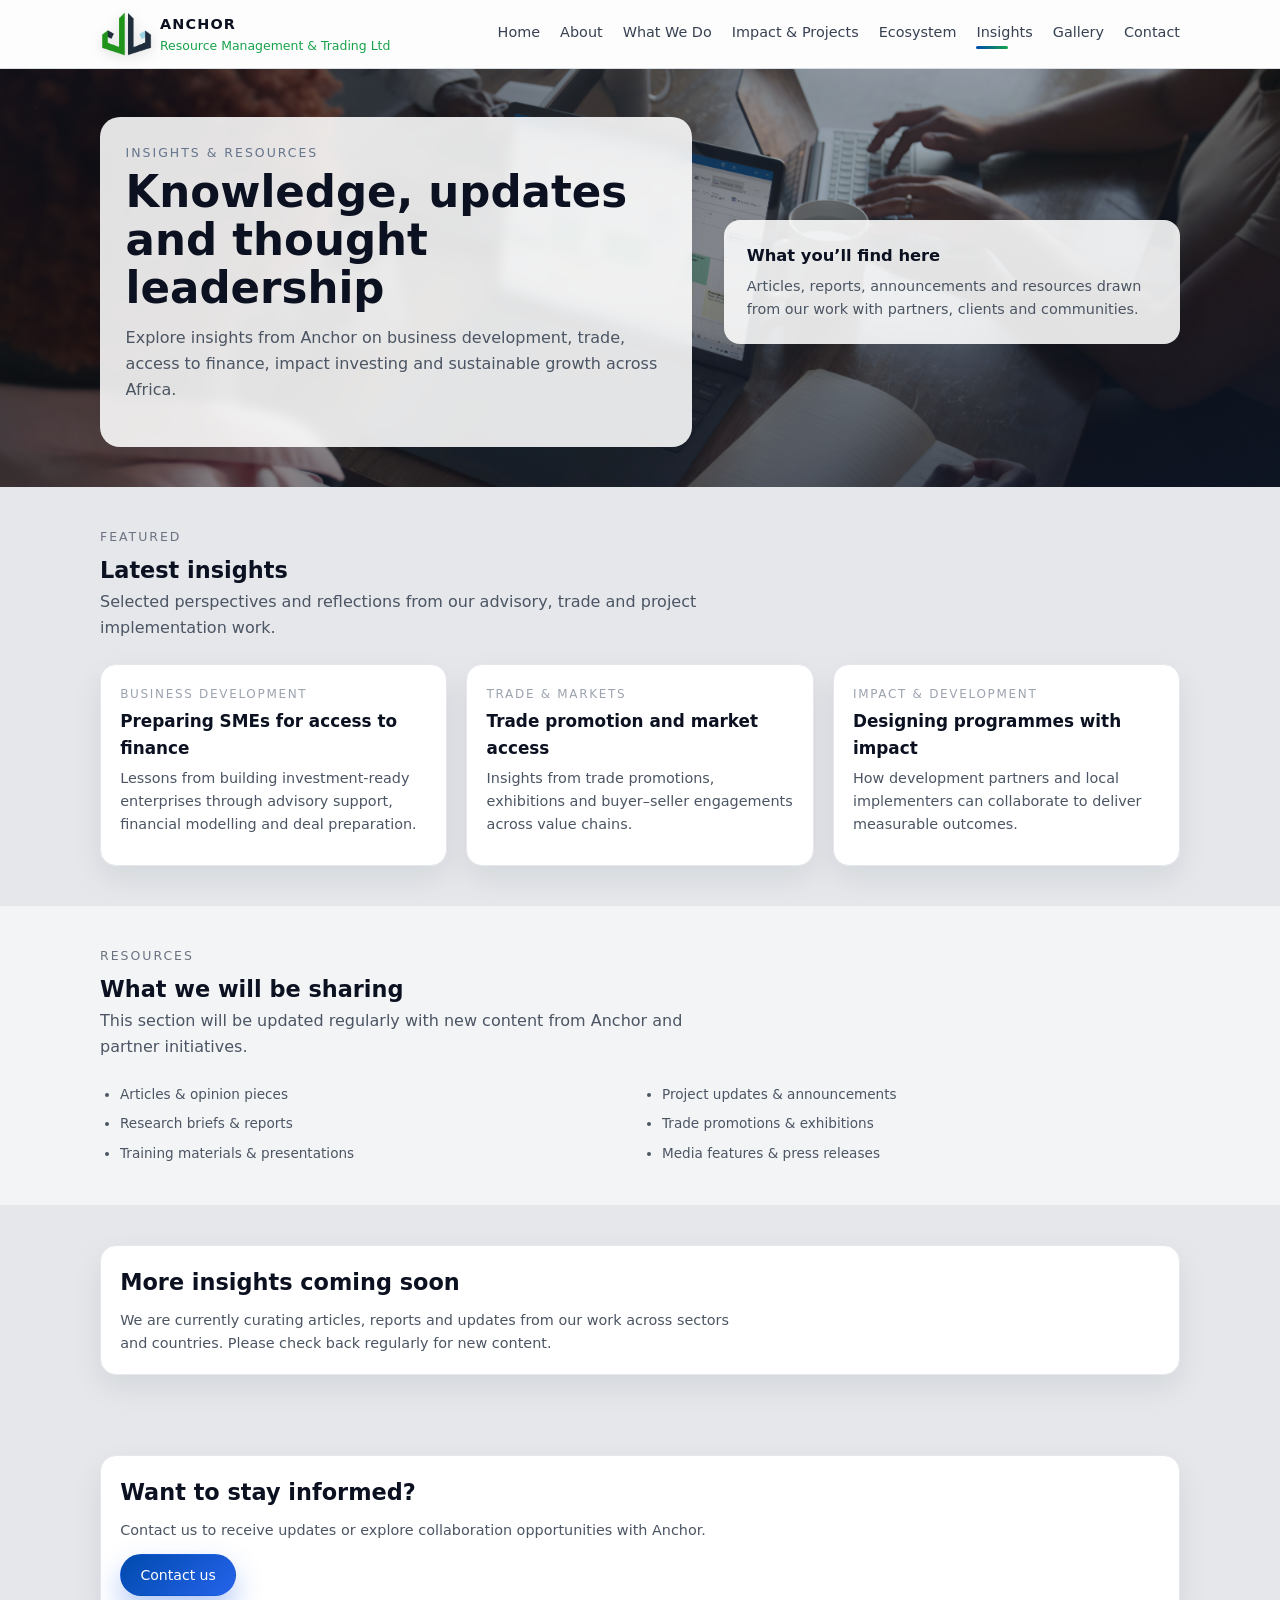
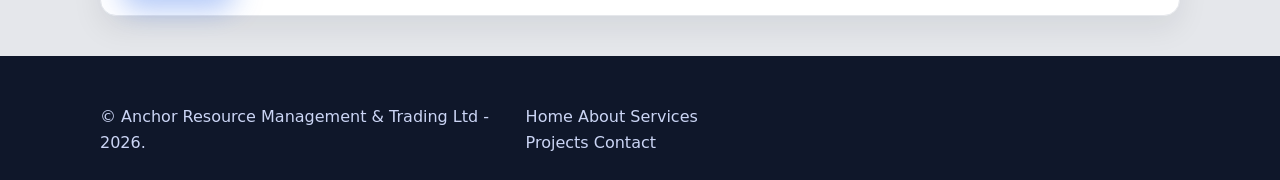
<file: insights.html>
<!DOCTYPE html>
<html lang="en">
<head>
  <meta charset="UTF-8" />
  <title>Insights & Resources | Anchor Resource Management & Trading Ltd</title>
  <meta name="viewport" content="width=device-width, initial-scale=1" />
  <link rel="icon" type="image/png" href="images/favicon.ico">
  <link rel="icon" type="image/png" sizes="192x192" href="images/android-chrome-192x192.png">
  <link rel="icon" type="image/png" sizes="512x512" href="images/android-chrome-512x512.png">
  <link rel="apple-touch-icon" sizes="180x180" href="images/apple-touch-icon.png">
  <link rel="icon" type="image/png" sizes="32x32" href="images/favicon-32x32.png">
  <link rel="icon" type="image/png" sizes="16x16" href="images/favicon-16x16.png">

  <!-- Favicons -->
  <link rel="icon" type="image/png" href="images/favicon.ico">
  <link rel="icon" type="image/png" sizes="32x32" href="images/favicon-32x32.png">
  <link rel="icon" type="image/png" sizes="16x16" href="images/favicon-16x16.png">
  <link rel="apple-touch-icon" sizes="180x180" href="images/apple-touch-icon.png">

  <!-- CSS -->
  <link rel="stylesheet" href="style.css" />
</head>
<body>

<!-- ================= HEADER ================= -->
<header class="site-header">
  <div class="container">
    <div class="navbar">
      <div class="brand">
        <div class="brand-logo">
          <img src="images/brand-logo.png" alt="Anchor Logo">
        </div>
        <div class="brand-text">
          <span>ANCHOR</span>
          <span>Resource Management & Trading Ltd</span>
        </div>
      </div>

      <button class="nav-toggle" aria-label="Toggle navigation">
        <span></span>
      </button>

      <nav class="nav-links">
        <a href="index.html">Home</a>
        <a href="about.html">About</a>
        <a href="what-we-do.html">What We Do</a>
        <a href="projects.html">Impact & Projects</a>
        <a href="ecosystem.html">Ecosystem</a>
        <a href="insights.html" class="active">Insights</a>
        <a href="gallery.html">Gallery</a>
        <a href="contact.html">Contact</a>
      </nav>
    </div>
  </div>
</header>

<!-- ================= MAIN ================= -->
<main>

  <!-- ===== HERO ===== -->
  <section class="hero hero-insights">
    <div class="container">
      <div class="hero-grid">
        <div class="hero-inner">
          <div class="hero-kicker">Insights & resources</div>
          <h1 class="hero-title">
            Knowledge, updates<br>
            and thought leadership
          </h1>
          <p class="hero-body">
            Explore insights from Anchor on business development,
            trade, access to finance, impact investing and
            sustainable growth across Africa.
          </p>
        </div>

        <div class="hero-side">
          <div class="hero-card">
            <div class="hero-card-title">What you’ll find here</div>
            <p class="hero-card-body">
              Articles, reports, announcements and resources
              drawn from our work with partners, clients
              and communities.
            </p>
          </div>
        </div>
      </div>
    </div>
  </section>

  <!-- ===== FEATURED INSIGHTS ===== -->
  <section class="section">
    <div class="container">
      <div class="section-header">
        <div class="section-kicker">Featured</div>
        <h2 class="section-title">Latest insights</h2>
        <p class="section-text">
          Selected perspectives and reflections from our
          advisory, trade and project implementation work.
        </p>
      </div>

      <div class="cards-grid-3">
        <article class="card">
          <div class="card-tag">Business development</div>
          <h3 class="card-title">Preparing SMEs for access to finance</h3>
          <p class="card-text">
            Lessons from building investment-ready enterprises
            through advisory support, financial modelling and
            deal preparation.
          </p>
        </article>

        <article class="card">
          <div class="card-tag">Trade & markets</div>
          <h3 class="card-title">Trade promotion and market access</h3>
          <p class="card-text">
            Insights from trade promotions, exhibitions and
            buyer–seller engagements across value chains.
          </p>
        </article>

        <article class="card">
          <div class="card-tag">Impact & development</div>
          <h3 class="card-title">Designing programmes with impact</h3>
          <p class="card-text">
            How development partners and local implementers
            can collaborate to deliver measurable outcomes.
          </p>
        </article>
      </div>
    </div>
  </section>

  <!-- ===== RESOURCES ===== -->
  <section class="section bg-light">
    <div class="container">
      <div class="section-header">
        <div class="section-kicker">Resources</div>
        <h2 class="section-title">What we will be sharing</h2>
        <p class="section-text">
          This section will be updated regularly with new
          content from Anchor and partner initiatives.
        </p>
      </div>

      <ul class="list-cols">
        <li>Articles & opinion pieces</li>
        <li>Project updates & announcements</li>
        <li>Research briefs & reports</li>
        <li>Trade promotions & exhibitions</li>
        <li>Training materials & presentations</li>
        <li>Media features & press releases</li>
      </ul>
    </div>
  </section>

  <!-- ===== COMING SOON ===== -->
  <section class="section">
    <div class="container">
      <div class="card">
        <h2 class="section-title mb-2">More insights coming soon</h2>
        <p class="section-text">
          We are currently curating articles, reports and updates
          from our work across sectors and countries.
          Please check back regularly for new content.
        </p>
      </div>
    </div>
  </section>

  <!-- ===== CTA ===== -->
  <section class="section">
    <div class="container">
      <div class="card">
        <h2 class="section-title mb-2">Want to stay informed?</h2>
        <p class="section-text mb-3">
          Contact us to receive updates or explore
          collaboration opportunities with Anchor.
        </p>
        <a href="contact.html" class="btn btn-primary">Contact us</a>
      </div>
    </div>
  </section>

</main>

<!-- ================= FOOTER ================= -->
<footer class="site-footer">
  <div class="container">
    <div class="footer-inner">
      <span>© Anchor Resource Management & Trading Ltd - 2026.</span>
      <div class="footer-links">
        <a href="index.html">Home</a>
        <a href="about.html">About</a>
        <a href="services.html">Services</a>
        <a href="projects.html">Projects</a>
        <a href="contact.html">Contact</a>
      </div>
    </div>
  </div>
</footer>

<!-- JS -->
<script src="main.js"></script>

</body>
</html>
</file>
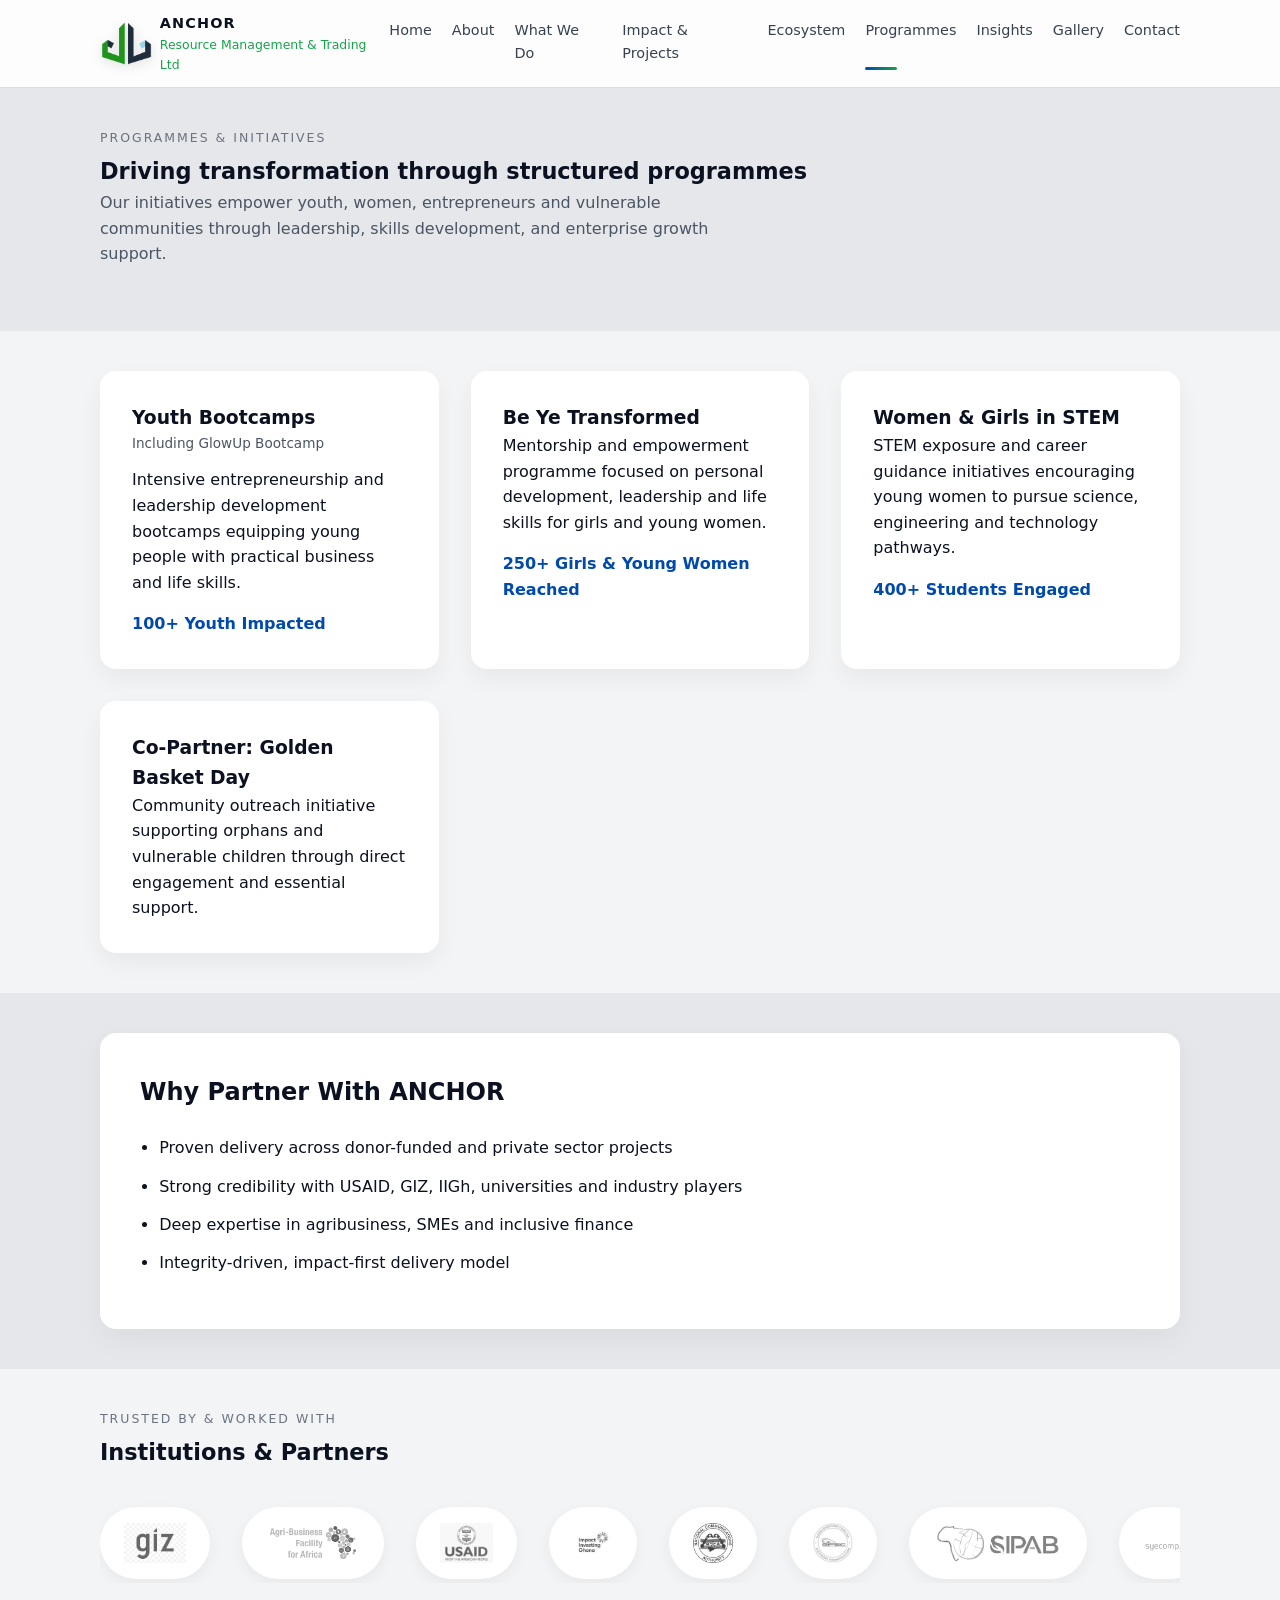
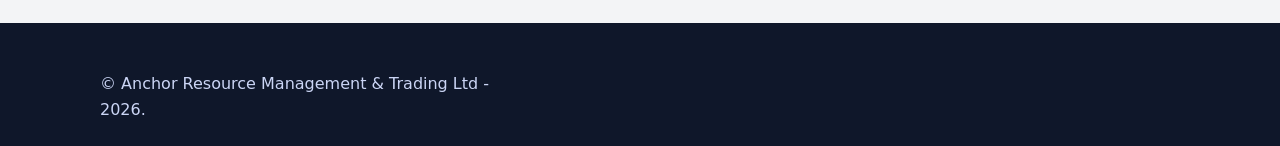
<file: programmes.html>
<!DOCTYPE html>
<html lang="en">
<head>
  <meta charset="UTF-8" />
  <title>Programmes & Initiatives | Anchor Resource Management & Trading Ltd</title>
  <meta name="viewport" content="width=device-width, initial-scale=1" />
  <link rel="icon" type="image/png" href="images/favicon.ico">
  <link rel="icon" type="image/png" sizes="192x192" href="images/android-chrome-192x192.png">
  <link rel="icon" type="image/png" sizes="512x512" href="images/android-chrome-512x512.png">
  <link rel="apple-touch-icon" sizes="180x180" href="images/apple-touch-icon.png">
  <link rel="icon" type="image/png" sizes="32x32" href="images/favicon-32x32.png">
  <link rel="icon" type="image/png" sizes="16x16" href="images/favicon-16x16.png">
  <link rel="stylesheet" href="style.css" />
</head>

<body>

<!-- HEADER -->
<header class="site-header">
  <div class="container">
    <div class="navbar">
      <div class="brand">
        <div class="brand-logo">
          <img src="images/brand-logo.png" alt="Anchor Logo">
        </div>
        <div class="brand-text">
          <span>ANCHOR</span>
          <span>Resource Management & Trading Ltd</span>
        </div>
      </div>

      <button class="nav-toggle" aria-label="Toggle navigation">
        <span></span>
      </button>

      <nav class="nav-links">
        <a href="index.html">Home</a>
        <a href="about.html">About</a>
        <a href="what-we-do.html">What We Do</a>
        <a href="projects.html">Impact & Projects</a>
        <a href="ecosystem.html">Ecosystem</a>
        <a href="programmes.html" class="active">Programmes</a>
        <a href="insights.html">Insights</a>
        <a href="gallery.html">Gallery</a>
        <a href="contact.html">Contact</a>
      </nav>
    </div>
  </div>
</header>

<main>

    <!-- PAGE INTRO -->
    <section class="section">
      <div class="container">
        <div class="section-header">
          <div class="section-kicker">Programmes & Initiatives</div>
          <h1 class="section-title">Driving transformation through structured programmes</h1>
          <p class="section-text">
            Our initiatives empower youth, women, entrepreneurs and vulnerable communities
            through leadership, skills development, and enterprise growth support.
          </p>
        </div>
      </div>
    </section>

    <!-- PROGRAMMES GRID -->
    <section class="section bg-light">
      <div class="container">

        <div class="programme-grid">

          <div class="programme-card">
            <h3>Youth Bootcamps</h3>
            <p class="programme-meta">Including GlowUp Bootcamp</p>
            <p>
              Intensive entrepreneurship and leadership development bootcamps
              equipping young people with practical business and life skills.
            </p>
            <div class="programme-impact">100+ Youth Impacted</div>
          </div>

          <div class="programme-card">
            <h3>Be Ye Transformed</h3>
            <p>
              Mentorship and empowerment programme focused on personal
              development, leadership and life skills for girls and young women.
            </p>
            <div class="programme-impact">250+ Girls & Young Women Reached</div>
          </div>

          <div class="programme-card">
            <h3>Women & Girls in STEM</h3>
            <p>
              STEM exposure and career guidance initiatives encouraging young
              women to pursue science, engineering and technology pathways.
            </p>
            <div class="programme-impact">400+ Students Engaged</div>
          </div>

          <div class="programme-card">
            <h3>Co-Partner: Golden Basket Day</h3>
            <p>
              Community outreach initiative supporting orphans and vulnerable
              children through direct engagement and essential support.
            </p>
          </div>

        </div>
      </div>
    </section>

    <!-- WHY PARTNER -->
    <section class="section">
      <div class="container">

        <div class="why-card">
          <h2>Why Partner With ANCHOR</h2>
          <ul class="why-list">
            <li>Proven delivery across donor-funded and private sector projects</li>
            <li>Strong credibility with USAID, GIZ, IIGh, universities and industry players</li>
            <li>Deep expertise in agribusiness, SMEs and inclusive finance</li>
            <li>Integrity-driven, impact-first delivery model</li>
          </ul>
        </div>

      </div>
    </section>

    <!-- TRUSTED BY STRIP -->
    <section class="section bg-light">
      <div class="container">

        <div class="section-header">
          <div class="section-kicker">Trusted By & Worked With</div>
          <h2 class="section-title">Institutions & Partners</h2>
        </div>

        <div class="partners-strip">
          <div class="partners-track">
            <!-- Replace with real logos -->
            <div class="partner-logo">
              <img src="images/partners/giz.png" alt="GIZ logo">
            </div>
            <div class="partner-logo">
              <img src="images/partners/abf.png" alt="ABF logo">
            </div>
            <div class="partner-logo">
              <img src="images/partners/usaid.png" alt="USAID logo">
            </div>
            <div class="partner-logo">
              <img src="images/partners/ivg.png" alt="Impact Investing Ghana logo">
            </div>
            <div class="partner-logo">
              <img src="images/partners/nca.png" alt="NCA logo">
            </div>
            <div class="partner-logo">
              <img src="images/partners/gifec.png" alt="GIFEC logo">
            </div>
            <div class="partner-logo">
              <img src="images/partners/sipab.png" alt="SIPAB logo">
            </div>
            <div class="partner-logo">
              <img src="images/partners/syecomp.png" alt="Syecomp Ghana logo">
            </div>
            <div class="partner-logo">
              <img src="images/partners/mfarmpay.png" alt="mfarmpay logo">
            </div>
            <div class="partner-logo">
              <img src="images/partners/farmmate.png" alt="FarmMate Africa logo">
            </div>
            <div class="partner-logo">
              <img src="images/partners/WCIFORUMBASIC.png" alt="Cooperation Industries Forum">
            </div>
            <div class="partner-logo">
             <img src="images/partners/cag.png" alt="cag logo">
            </div>
            <div class="partner-logo">
              <img src="images/partners/aga.png" alt="AngloGold Ashanti logo">
            </div>
            <div class="partner-logo">
              <img src="images/partners/asankogold.png" alt="Asanko Gold logo">
            </div>
            <div class="partner-logo">
              <img src="images/partners/KNUTSFORD.png" alt="KNUTSFORD University logo">
            </div>
            <div class="partner-logo">
              <img src="images/partners/asafoods.png" alt="Asafoods Ghana logo">
            </div>
              <div class="partner-logo">
                <img src="images/partners/SES.png" alt="Sustainable Energy Solutions Ltd ">
              </div>
              <div class="partner-logo">
                  <img src="images/partners/AGF.png" alt="Afican Golden Foods">
              </div>
              <div class="partner-logo">
                  <img src="images/partners/wacaad.png" alt="West Africa Centre for Agribusiness and Apiculture Developmen">
              </div>
              <div class="partner-logo">
                  <img src="images/partners/voh.png" alt="Village Of Hope">
              </div>
                <div class="partner-logo">
                    <img src="images/partners/GES.png" alt="Ghana Education Service">
                </div>
            <div class="partner-logo">
              <img src="images/partners/IET.png" alt="IET Ghana">
            </div>
          </div>
        </div>

      </div>
    </section>

</main>

<footer class="site-footer">
  <div class="container">
    <div class="footer-inner">
      <span>© Anchor Resource Management & Trading Ltd - 2026.</span>
    </div>
  </div>
</footer>

<script src="main.js"></script>
</body>
</html>
</file>
<file: style.css>
/* === Base + Theme === */
*,
*::before,
*::after {
  box-sizing: border-box;
  margin: 0;
  padding: 0;
}

html,
body {
  font-family: system-ui, -apple-system, BlinkMacSystemFont, "Segoe UI", sans-serif;
  color: #0b1120;
  background-color: #e5e7eb;
  overflow-x: hidden; /* IMPORTANT: prevent horizontal bleed */
}

a {
  text-decoration: none;
  color: inherit;
}

img {
  max-width: 100%;
  display: block;
}

body {
  line-height: 1.6;
}

/* === Design Tokens === */
:root {
  --blue-main: #004aad;
  --blue-dark: #00337a;
  --blue-soft: #e0ecff;
  --green-main: #16a34a;
  --text-main: #0b1120;
  --text-soft: #4b5563;
  --bg-soft: #f3f4f6;
  --border-soft: #e5e7eb;
  --radius-lg: 1rem;
  --radius-md: 0.75rem;
  --shadow-soft: 0 12px 30px rgba(15, 23, 42, 0.08);
}

/* === Layout === */
.container {
  max-width: 1120px;
  margin: 0 auto;
  padding: 0 1.25rem;
}

/* === Header === */
.site-header {
  border-bottom: 1px solid rgba(148, 163, 184, 0.35);
  background: rgba(255, 255, 255, 0.9);
  backdrop-filter: blur(10px);
  position: sticky;
  top: 0;
  z-index: 30;
  transition: box-shadow 0.2s ease;
}

.site-header.nav-open {
  box-shadow: 0 10px 25px rgba(15, 23, 42, 0.15);
}

.navbar {
  display: flex;
  align-items: center;
  justify-content: space-between;
  padding: 0.75rem 0;
}

.brand {
  display: flex;
  align-items: center;
  gap: 0.5rem;
}

.brand-logo {
  width: 52px;
}

.brand-logo img {
  width: 100%;
  height: auto;
  object-fit: contain;
  transition: transform 0.2s ease;
  filter: drop-shadow(0 3px 6px rgba(0,0,0,0.12));
}

.brand-logo img:hover {
  transform: scale(1.06) rotate(-1deg);
  transition: transform 0.2s ease;
}

.brand-text {
  display: flex;
  flex-direction: column;
}

.brand-text span:first-child {
  font-size: 0.9rem;
  font-weight: 600;
  letter-spacing: 0.08em;
}

.brand-text span:last-child {
  font-size: 0.78rem;
  color: var(--green-main);   /* green like logo */
}

/* Desktop nav */
.nav-links {
  display: flex;
  gap: 1.25rem;
  font-size: 0.9rem;
}

.nav-links a {
  position: relative;
  padding-bottom: 0.15rem;
  color: #374151;
}

/* underline base – invisible until hover/active */
.nav-links a::after {
  content: "";
  position: absolute;
  left: 0;
  bottom: -2px;                 
  width: 0;
  height: 3px;                  /* thicker line */
  background: linear-gradient(to right, var(--blue-main), var(--green-main));
  transition: width 0.2s ease;
  border-radius: 999px;
}

/* show gradient underline on hover + active */
.nav-links a:hover::after,
.nav-links a.active::after {
  width: 32px;       /* bigger underline */
}

/* Mobile nav toggle */
.nav-toggle {
  display: none;
  border: none;
  background: transparent;
  cursor: pointer;
  padding: 0.3rem;
  border-radius: 999px;
  border: 1px solid rgba(148, 163, 184, 0.7);
}

.nav-toggle span {
  display: block;
  width: 18px;
  height: 2px;
  border-radius: 999px;
  background: #0f172a;
  position: relative;
  transition: background 0.2s ease;
}

.nav-toggle span::before,
.nav-toggle span::after {
  content: "";
  position: absolute;
  left: 0;
  width: 18px;
  height: 2px;
  border-radius: 999px;
  background: #0f172a;
  transition: transform 0.2s ease, top 0.2s ease, bottom 0.2s ease;
}

.nav-toggle span::before {
  top: -5px;
}

.nav-toggle span::after {
  bottom: -5px;
}

.site-header.nav-open .nav-toggle span {
  background: transparent;
}

.site-header.nav-open .nav-toggle span::before {
  top: 0;
  transform: rotate(45deg);
}

.site-header.nav-open .nav-toggle span::after {
  bottom: 0;
  transform: rotate(-45deg);
}

.nav-links a::after {
  content: "";
  position: absolute;
  left: 0;
  bottom: -2px;
  width: 0;
  height: 3px;
  background: linear-gradient(to right, var(--blue-main), var(--green-main));
  transition: width 0.25s ease;
  border-radius: 999px;
}

.nav-links a:hover::after,
.nav-links a.active::after {
  width: 32px;
}

/* === Buttons === */
.btn {
  display: inline-flex;
  align-items: center;
  justify-content: center;
  border-radius: 999px;
  border: 1px solid transparent;
  font-size: 0.88rem;
  padding: 0.55rem 1.2rem;
  font-weight: 500;
  cursor: pointer;
  white-space: nowrap;
  transition: background 0.18s ease, color 0.18s ease, border-color 0.18s ease,
    box-shadow 0.18s ease, transform 0.12s ease;
}

.btn-primary {
  background: linear-gradient(135deg, var(--blue-main), #2563eb);
  color: #ffffff;
  border-color: transparent;
  box-shadow: 0 14px 28px rgba(37, 99, 235, 0.35);
}

.btn-primary:hover {
  transform: translateY(-3px);
  box-shadow: 0 18px 36px rgba(37, 99, 235, 0.26);
  background: linear-gradient(135deg, var(--blue-dark), #1d4ed8);
}

.btn:active {
  transform: translateY(0);
}

.btn-outline {
  background-color: #ffffff;
  color: var(--blue-main);
  border-color: rgba(148, 163, 184, 0.9);
}

.btn-outline:hover {
  background-color: var(--blue-soft);
  border-color: var(--blue-main);
}

/* === HERO (FULL WIDTH FIXED) === */
.hero {
  position: relative;
  padding: 3rem 0 2.5rem;
  width: 100vw;
  margin-left: calc(50% - 50vw);
  margin-right: calc(50% - 50vw);
  overflow: hidden;
}

/* Background image */
.hero::before {
  content: "";
  position: absolute;
  inset: 0;
  width: 100%;
  height: 100%;
  background:
    linear-gradient(
      to bottom right,
      rgba(15, 23, 42, 0.55),
      rgba(15, 23, 42, 0.35),
      rgba(15, 23, 42, 0.8)
    ),
    url("images/hero-bg.jpg") center / cover no-repeat;
  z-index: 0;
}

/* Hero content above image */
.hero > .container {
  position: relative;
  z-index: 1;
}

.hero-grid {
  display: grid;
  grid-template-columns: minmax(0, 1.3fr) minmax(0, 1fr);
  gap: 2rem;
  align-items: center;
}

.hero-inner {
  background: rgba(255, 255, 255, 0.88);
  backdrop-filter: blur(6px);             /* glass effect */
  border-radius: 1.25rem;
  padding: 1.6rem;
  box-shadow: var(--shadow-soft);
}

.hero-inner,
.hero-card {
  animation: fadeGlass 0.6s ease-out forwards;
}

@keyframes fadeGlass {
  from { opacity: 0; transform: translateY(10px); }
  to   { opacity: 1; transform: translateY(0); }
}

.hero-side {
  animation: fadeIn 0.9s ease-out both;
}

.hero-projects::before {
  background:
    linear-gradient(
      to bottom right,
      rgba(15, 23, 42, 0.55),
      rgba(15, 23, 42, 0.35),
      rgba(15, 23, 42, 0.8)
    ),
    url("images/projects/projects-hero.jpg") center/cover no-repeat;
}

.hero-services::before {
  background:
    linear-gradient(
      to bottom right,
      rgba(15, 23, 42, 0.55),
      rgba(15, 23, 42, 0.35),
      rgba(15, 23, 42, 0.8)
    ),
    url("images/services-hero.jpg") center/cover no-repeat;
}

/* Hero text */
.hero-kicker {
  font-size: 0.78rem;
  text-transform: uppercase;
  letter-spacing: 0.16em;
  color: #64748b;
  margin-bottom: 0.4rem;
}

.hero-title {
  font-size: clamp(2rem, 3.4vw, 2.8rem);
  line-height: 1.1;
  margin-bottom: 0.8rem;
}

.hero-title span {
  color: var(--blue-main);
}

.hero-body {
  color: var(--text-soft);
  margin-bottom: 1.2rem;
}

.hero-actions {
  display: flex;
  gap: 0.75rem;
}

.hero-note {
  font-size: 0.82rem;
  color: #6b7280;
}

/* Hero side card */
.hero-card {
  background: rgba(255, 255, 255, 0.88);
  border-radius: var(--radius-lg);
  padding: 1.4rem;
  box-shadow: var(--shadow-soft);
}

.hero-card-title {
  font-size: 1.02rem;
  font-weight: 600;
  margin-bottom: 0.4rem;
  color: var(--text-main);
}

.hero-card-body {
  font-size: 0.9rem;
  color: var(--text-soft);
}

/* === SECTIONS === */
.section {
  padding: 2.5rem 0;
}

.section-header {
  margin-bottom: 1.5rem;
  animation: fadeIn 0.6s ease-out both;
}

.section-kicker {
  font-size: 0.78rem;
  text-transform: uppercase;
  letter-spacing: 0.16em;
  color: #6b7280;
  margin-bottom: 0.4rem;
}

.bg-light {
  background-color: var(--bg-soft);
}

.section-title {
  font-size: 1.4rem;
  font-weight: 600;
}

.section-text {
  color: var(--text-soft);
  max-width: 40rem;
}

.section.bg-soft {
  background: linear-gradient(to bottom, #f3f4f6, #ffffff);
}

/* Background variations */
.bg-light {
  background-color: var(--bg-soft);
}

/* === CARDS === */
.cards-grid-3 {
  display: grid;
  grid-template-columns: repeat(auto-fit, minmax(280px, 1fr));
  gap: 1.2rem;
}

.card {
  border-radius: var(--radius-lg);
  border: 1px solid var(--border-soft);
  padding: 1.2rem;
  background: #fff;
  font-size: 0.9rem;
  box-shadow: var(--shadow-soft);
  animation: floatUp 0.7s ease-out both;
}

.card.reveal {
  animation: none;
}

.card:nth-child(2) {
  animation-delay: 0.08s;
}

.card:nth-child(3) {
  animation-delay: 0.16s;
}

.card:nth-child(4) {
  animation-delay: 0.24s;
}

.card:nth-child(5) {
  animation-delay: 0.32s;
}

.card:nth-child(6) {
  animation-delay: 0.4s;
}

.card:hover {
  transform: translateY(-2px);
  box-shadow: 0 16px 32px rgba(15, 23, 42, 0.12);
}

.card-title {
  font-weight: 600;
  margin-bottom: 0.35rem;
  color: var(--text-main);
}

.card-text {
  color: var(--text-soft);
  margin-bottom: 0.6rem;
}

.card-tag {
  font-size: 0.75rem;
  text-transform: uppercase;
  letter-spacing: 0.14em;
  color: #9ca3af;
  margin-bottom: 0.25rem;
}

/* Bullet list inside cards */
.list-cols {
  display: grid;
  grid-template-columns: repeat(2, minmax(0, 1fr));
  gap: 0.5rem 1.5rem;
  font-size: 0.85rem;
  list-style: disc;
  padding-left: 1.25rem;
  color: var(--text-soft);
}

/* === Contact / Form === */
.contact-wrapper {
  display: grid;
  align-items: start;
  grid-template-columns: minmax(0, 1.2fr) minmax(0, 1fr);
  gap: 1.5rem;
}

/* Extra styling for contact info */
.contact-info-grid {
  display: grid;
  grid-template-columns: repeat(2, minmax(0, 1fr));
  gap: 1rem;
  font-size: 0.9rem;
}

.contact-info-card {
  flex: 1;     /* slightly smaller */
  border-radius: 0.9rem;
  border: 1px solid var(--border-soft);
  padding: 0.9rem 0.95rem;
  background-color: #ffffff;
  box-shadow: 0 8px 18px rgba(15, 23, 42, 0.04);
}

.contact-info-card h3 {
  font-size: 0.95rem;
  font-weight: 600;
  margin-bottom: 0.25rem;
  color: var(--text-main);
}

.contact-info-card p {
  color: var(--text-soft);
  margin-bottom: 0.25rem;
}

.contact-info-card a {
  display: inline-block;
  font-size: 0.9rem;
  color: var(--blue-main);
  text-decoration: none;
}

.contact-info-card a:hover {
  text-decoration: underline;
}

/* Small pill-style button for WhatsApp etc. */
.contact-pill {
  margin-top: 0.35rem;
  padding: 0.28rem 0.7rem;
  border-radius: 999px;
  border: 1px solid rgba(22, 163, 74, 0.4);
  color: #16a34a;
  background: rgba(22, 163, 74, 0.06);
  font-size: 0.8rem;
  display: inline-flex;
  align-items: center;
  gap: 0.35rem;
}

/* Default hover (WhatsApp) */
.contact-pill:hover {
  background: rgba(22, 163, 74, 0.12);
}

.contact-pill.whatsapp {
  animation: pulseBtn 2s infinite ease-in-out;
}

@keyframes pulseBtn {
  0%   { transform: scale(1); }
  50%  { transform: scale(1.05); }
  100% { transform: scale(1); }
}

/* Phone pill overrides */
.contact-pill.phone {
  border-color: rgba(37, 99, 235, 0.4);
  color: #004aad;
  background: rgba(37, 99, 235, 0.06);
}

.contact-pill.phone:hover {
  background: rgba(37, 99, 235, 0.12);
}

/* Tiny note under form */
.contact-form-note {
  margin-top: 0.75rem;
  font-size: 0.8rem;
  color: #6b7280;
}

/* Quick actions under contact info */
.contact-quick-actions {
  margin-top: 1rem;
  display: flex;
  flex-wrap: wrap;
  gap: 0.6rem;
}

.form-card {
  flex: 1.1;   /* slightly bigger */
  border-radius: var(--radius-lg);
  border: 1px solid var(--border-soft);
  padding: 1.3rem;
  background-color: #ffffff;
  box-shadow: var(--shadow-soft);
}

form {
  display: grid;
  gap: 0.85rem;
}

label {
  display: block;
  font-size: 0.85rem;
  color: #374151;
  margin-bottom: 0.15rem;
}

input,
textarea {
  width: 100%;
  padding: 0.55rem 0.65rem;
  border-radius: 0.6rem;
  border: 1px solid #d1d5db;
  font-family: inherit;
  font-size: 0.9rem;
  background-color: #f9fafb;
}

input:focus,
textarea:focus {
  outline: none;
  border-color: var(--blue-main);
  box-shadow: 0 0 0 1px rgba(0, 74, 173, 0.3);
  background-color: #ffffff;
}

textarea {
  min-height: 120px;
  resize: vertical;
}

/* GALLERY GRID */
.gallery-grid {
  display: grid;
  grid-template-columns: repeat(auto-fit, minmax(280px, 1fr));
  gap: 2rem;
}

.gallery-item {
  background: #ffffff;
  border-radius: 1rem;
  overflow: hidden;
  box-shadow: 0 10px 25px rgba(0,0,0,0.05);
  transition: transform 0.3s ease;
}

.gallery-item:hover {
  transform: translateY(-6px);
}

.gallery-item img {
  width: 100%;
  height: 240px;
  object-fit: cover;
  cursor: pointer;
}

.gallery-item figcaption {
  padding: 1rem;
  font-size: 0.9rem;
  color: var(--text-main);
}

/* LIGHTBOX */
.lightbox {
  display: none;
  position: fixed;
  z-index: 999;
  top: 0;
  left: 0;
  width: 100%;
  height: 100%;
  background: rgba(0,0,0,0.85);
  justify-content: center;
  align-items: center;
}

.lightbox img {
  max-width: 90%;
  max-height: 80%;
  border-radius: 0.5rem;
}

/* Responsive gallery */
@media (max-width: 960px) {
  .gallery-grid {
    grid-template-columns: repeat(2, minmax(0, 1fr));
  }
}

@media (max-width: 640px) {
  .gallery-grid {
    grid-template-columns: minmax(0, 1fr);
  }

  .gallery-item img {
    height: 210px;
  }
}

/* === PARTNERS STRIP === */
.partners-strip {
  overflow: hidden;
  margin-top: 1rem;
}

.partners-track {
  display: flex;
  gap: 2rem;
  animation: partners-scroll 50s linear infinite;
}

@keyframes partners-scroll {
  from { transform: translateX(0); }
  to { transform: translateX(-50%); }
}

.partner-logo {
  background: #fff;
  padding: 0.75rem 1.4rem;
  border-radius: 999px;
}

/* === FOOTER === */
.site-footer {
  background: #0f172a;
  color: #cbd5f5;
  padding: 3rem 0 1.5rem;
}

.footer-inner {
  display: grid;
  grid-template-columns: 2fr 1fr 1fr 1fr;
  gap: 2rem;
}

.footer-logo {
  width: 64px;
  margin-bottom: 0.75rem;
}

.footer-tagline {
  font-weight: 600;
  margin-bottom: 0.4rem;
}

.footer-desc {
  font-size: 0.85rem;
  color: #94a3b8;
}

.footer-col h4 {
  font-size: 0.9rem;
  margin-bottom: 0.6rem;
  color: #ffffff;
}

.footer-col a {
  display: block;
  font-size: 0.85rem;
  color: #cbd5f5;
  margin-bottom: 0.35rem;
}

.footer-col a:hover {
  color: #22c55e;
}

.footer-social {
  display: flex;
  flex-direction: column;
  gap: 0.3rem;
  margin-bottom: 0.6rem;
}

.footer-contact a {
  display: inline-block;
  margin-right: 0.6rem;
  font-size: 0.85rem;
  color: #22c55e;
}

.footer-bottom {
  margin-top: 2rem;
  padding-top: 1rem;
  border-top: 1px solid rgba(148, 163, 184, 0.25);
  font-size: 0.75rem;
  color: #94a3b8;
  text-align: center;
}

/* Responsive */
@media (max-width: 900px) {
  .footer-inner {
    grid-template-columns: minmax(0, 1fr);
  }
}

/* === RESPONSIVE === */
@media (max-width: 960px) {
  .hero-grid {
    grid-template-columns: 1fr;
  }
}

@media (max-width: 640px) {
  .gallery-grid {
    grid-template-columns: 1fr;
  }
}

/* === Utility === */
.mb-1 {
  margin-bottom: 0.25rem;
}

.mb-2 {
  margin-bottom: 0.5rem;
}

.mb-3 {
  margin-bottom: 0.75rem;
}

/* === Animations === */
@keyframes floatUp {
  0% {
    opacity: 0;
    transform: translateY(14px);
  }
  100% {
    opacity: 1;
    transform: translateY(0);
  }
}

@keyframes fadeIn {
  0% {
    opacity: 0;
    transform: translateY(6px);
  }
  100% {
    opacity: 1;
    transform: translateY(0);
  }
}

/* === Responsive === */
@media (max-width: 960px) {
  .hero-grid,
  .cards-grid-3,
  .contact-wrapper,
  .contact-info-grid {
    grid-template-columns: minmax(0, 1fr);
  }

  .hero-inner {
    margin-bottom: 1.25rem;
  }
}

@media (max-width: 720px) {
  /* Show burger, hide desktop nav */
  .nav-toggle {
    display: inline-flex;
  }

  /* Mobile dropdown nav */
  .nav-links {
    position: absolute;
    right: 0;
    top: 100%;
    margin-top: 0.5rem;
    background: #ffffff;
    border-radius: 0.75rem;
    border: 1px solid rgba(148, 163, 184, 0.6);
    box-shadow: 0 16px 32px rgba(15, 23, 42, 0.16);
    padding: 0.7rem 0.9rem;
    display: flex;
    flex-direction: column;
    gap: 0.45rem;
    min-width: 170px;
    transform-origin: top right;
    transform: scaleY(0.8);
    opacity: 0;
    pointer-events: none;
    transition: opacity 0.18s ease, transform 0.18s ease;
  }

  .nav-links a {
    padding: 0.4rem 0.2rem;  /* better tap area */
  }

  .site-header.nav-open .nav-links {
    opacity: 1;
    pointer-events: auto;
    transform: scaleY(1);
  }

  .hero {
    padding-top: 2.4rem;
  }

  .hero-inner,
  .hero-card {
    background: rgba(255, 255, 255, 0.95); /* stronger visibility on phone */
  }

  .cards-grid-3 {
    grid-template-columns: minmax(0, 1fr);
  }
}

/* Detect scroll and give the header shadow */
.scrolled .site-header {
  box-shadow: 0 6px 18px rgba(15, 23, 42, 0.12);
  background: rgba(255, 255, 255, 0.98);
  transition: box-shadow 0.3s ease, background 0.3s ease;
}

/* Success popup for contact form */
.success-popup {
  background: #d1fae5;
  color: #065f46;
  padding: 1rem;
  border-radius: 0.7rem;
  margin-top: 1rem;
  text-align: center;
  animation: fadeIn 0.4s ease-out both;
}

/* === Team member cards === */
.team-photo {
  width: 64px;
  height: 64px;
  border-radius: 999px;
  overflow: hidden;
  margin-bottom: 0.5rem;
}

.team-photo img {
  width: 100%;
  height: 100%;
  object-fit: cover;
}

.team-card:hover {
  transform: translateY(-4px);
  box-shadow: 0 16px 32px rgba(0, 0, 0, 0.12);
}

.team-card {
  border-top: 4px solid var(--green-main);
}

/* === Scroll reveal === */
.reveal {
  opacity: 0;
  transform: translateY(40px);         /* more movement */
  transition: opacity 0.8s ease-out,
              transform 0.8s ease-out;
}

.reveal.active {
  opacity: 1;
  transform: translateY(0);
}

/* === Partners scrolling strip === */
.partners-strip {
  margin-top: 0.75rem;
  padding: 0.75rem 0 0.25rem;
  overflow: hidden;              /* hide scrollbar & overflow */
}

.partners-track {
  display: flex;
  gap: 2rem;
  align-items: center;
  min-width: max-content;
  animation: partners-scroll 50s linear infinite;
}

/* smooth infinite scroll – we will duplicate the content in JS */
@keyframes partners-scroll {
  from {
    transform: translateX(0);
  }
  to {
    transform: translateX(-50%);   /* first half slides out, second half slides in */
  }
}

.partner-logo {
  flex: 0 0 auto;
  padding: 0.75rem 1.4rem;
  border-radius: 999px;
  background-color: #ffffff;
  box-shadow: 0 10px 24px rgba(15, 23, 42, 0.08);
  display: flex;
  align-items: center;
  justify-content: center;
}

.partner-logo img {
  max-height: 40px;
  width: auto;
  filter: grayscale(100%);
  opacity: 0.75;
  transition: opacity 0.25s ease, filter 0.25s ease, transform 0.2s ease;
}

.partner-logo img:hover {
  filter: none;
  opacity: 1;
  transform: translateY(-2px);
}

/* === CTA FORM === */
.cta-form-section {
  background: linear-gradient(
    to right,
    rgba(22, 163, 74, 0.08),
    rgba(22, 163, 74, 0.04)
  );
}

.cta-grid {
  display: grid;
  grid-template-columns: minmax(0, 1.2fr) minmax(0, 1fr);
  gap: 2rem;
  align-items: center;
}

.cta-text .section-title {
  margin-bottom: 0.5rem;
}

.cta-form {
  border-top: 4px solid var(--green-main);
}

/* Responsive */
@media (max-width: 900px) {
  .cta-grid {
    grid-template-columns: minmax(0, 1fr);
  }
}

/* === Executive 2-Column Services Layout === */

.services-grid {
  display: grid;
  grid-template-columns: 1fr 1fr;
  gap: 3rem 4rem;
  margin-top: 2rem;
}

.service-block {
  background: transparent;
  padding: 0;
  border: none;
  box-shadow: none;
  border-left: 4px solid var(--blue-main);
  padding-left: 1.25rem;
}

.service-block h3 {
  font-size: 1.2rem;
  margin-bottom: 0.9rem;
  color: var(--text-main);
  font-weight: 600;
}

.service-block ul {
  list-style: disc;
  padding-left: 1.1rem;
  margin-bottom: 0.8rem;
  color: var(--text-soft);
}

.service-block li {
  margin-bottom: 0.45rem;
  line-height: 1.6;
}

.track-record {
  font-size: 0.85rem;
  font-weight: 600;
  color: var(--green-main);
  margin-top: 0.5rem;
}

/* Responsive */
@media (max-width: 900px) {
  .services-grid {
    grid-template-columns: 1fr;
    gap: 2rem;
  }
}

.service-block:hover {
  transform: translateY(-2px);
  box-shadow: 0 16px 32px rgba(15, 23, 42, 0.12);
}

/* === Large Subtle Section Numbers === */

.service-block {
  position: relative;
  padding-left: 1.25rem;
  border-left: 4px solid var(--blue-main);
}

.service-block::before {
  content: attr(data-number);
  position: absolute;
  top: -10px;
  left: -10px;
  font-size: 5.5rem;
  font-weight: 800;
  color: rgba(15, 23, 42, 0.08);
  z-index: 0;
  line-height: 1;
  pointer-events: none;
}

.service-block h3,
.service-block ul,
.service-block .track-record {
  position: relative;
  z-index: 1;
}

/* SDG Icon Grid Inside Alignment Section */

.sdg-icon-grid {
  display: flex;
  flex-wrap: wrap;
  gap: 0.8rem;
  margin: 1rem 0 1.2rem 0;
}

.sdg-icon-grid img {
  width: 55px;
  height: auto;
  border-radius: 0.4rem;
  transition: transform 0.2s ease, filter 0.2s ease;
}

.sdg-icon-grid img:hover {
  transform: translateY(-4px);
  filter: brightness(1.05);
}

/* SDG Icon Grid Inside Alignment Section */

.sdg-icon-wrapper {
  margin: 1.2rem 0 1.8rem 0;
  padding-bottom: 1.2rem;
  border-bottom: 1px solid rgba(0,0,0,0.06);
}

.sdg-icon-grid {
  display: flex;
  flex-wrap: wrap;
  gap: 1rem;
  justify-content: center;
  margin: 1.5rem 0 1.5rem 0;
}

.sdg-icon-grid img {
  width: 70px;
  height: auto;
  border-radius: 0.4rem;
  transition: transform 0.25s ease, filter 0.25s ease;
}

.sdg-icon-grid img:hover {
  transform: translateY(-4px);
  filter: brightness(1.05);
}

.sdg-section h3 {
  font-weight: 600;
  letter-spacing: 0.3px;
}

/* === Project Cards === */

.project-card {
  background: #ffffff;
  padding: 2rem;
  border-radius: 1rem;
  margin-bottom: 2.5rem;
  box-shadow: 0 10px 25px rgba(0,0,0,0.05);
}

.project-card h3 {
  margin-bottom: 1rem;
  font-weight: 600;
}

.project-meta {
  font-size: 0.85rem;
  color: var(--text-soft);
  margin-bottom: 1rem;
}

.project-card ul {
  padding-left: 1rem;
}

.project-card li {
  margin-bottom: 0.6rem;
  font-size: 0.9rem;
}

.project-results {
  margin-top: 1.2rem;
  padding: 1rem;
  background: rgba(22,163,74,0.05);
  border-left: 4px solid var(--green-main);
  border-radius: 0.5rem;
}

.text-center {
  text-align: center;
}

.mt-3 {
  margin-top: 1rem;
}

/* PROGRAMMES GRID */
.programme-grid {
  display: grid;
  grid-template-columns: repeat(auto-fit, minmax(260px, 1fr));
  gap: 2rem;
}

.programme-card {
  background: #ffffff;
  padding: 2rem;
  border-radius: 1rem;
  box-shadow: 0 10px 25px rgba(0,0,0,0.05);
  transition: transform 0.3s ease;
}

.programme-card:hover {
  transform: translateY(-5px);
}

.programme-meta {
  font-size: 0.85rem;
  color: var(--text-soft);
  margin-bottom: 0.8rem;
}

.programme-impact {
  margin-top: 1rem;
  font-weight: 600;
  color: var(--blue-main);
}

/* WHY PARTNER */
.why-card {
  background: #ffffff;
  padding: 2.5rem;
  border-radius: 1rem;
  box-shadow: 0 10px 30px rgba(0,0,0,0.05);
}

.why-list {
  margin-top: 1.5rem;
  padding-left: 1.2rem;
}

.why-list li {
  margin-bottom: 0.8rem;
}

/* PARTNER LOGOS */
.partner-logo {
  background: #ffffff;
  padding: 1rem 1.5rem;
  border-radius: 999px;
  font-size: 0.85rem;
  white-space: nowrap;
  box-shadow: 0 5px 15px rgba(0,0,0,0.05);
}
</file>
